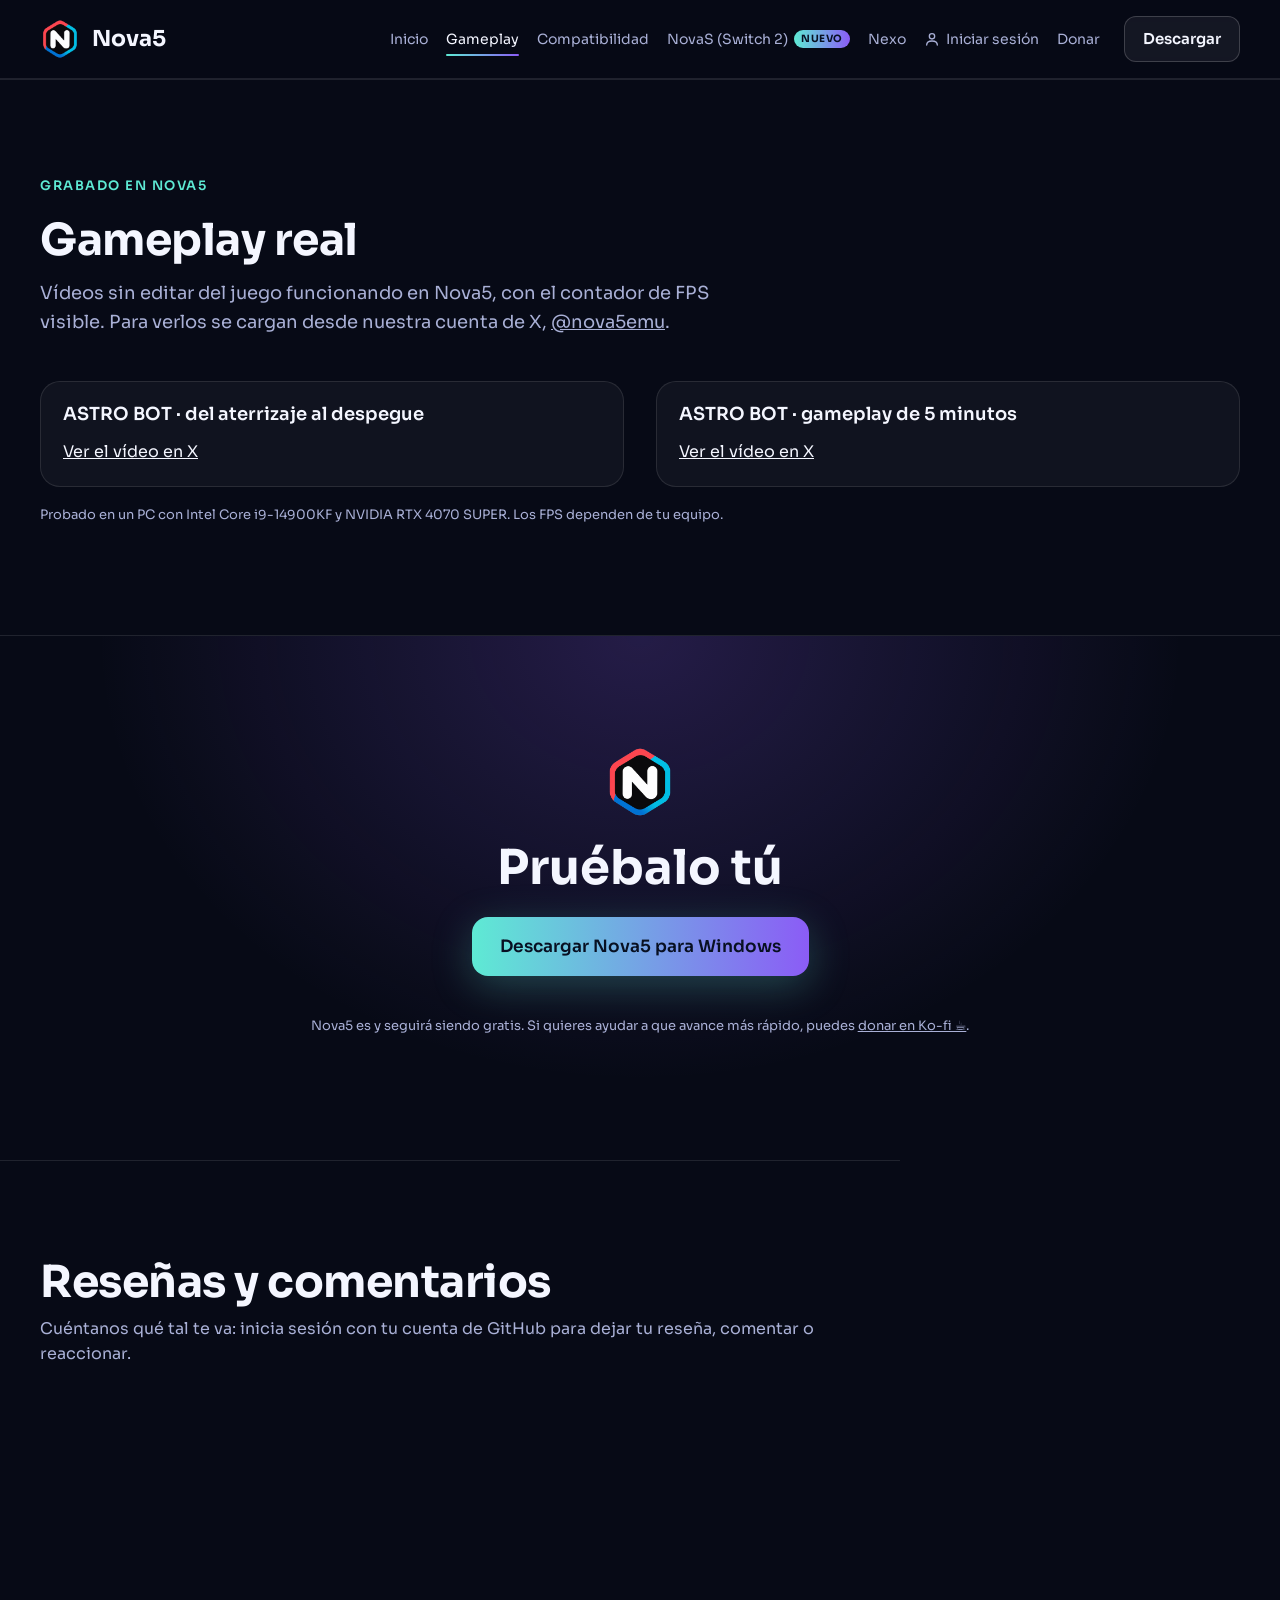
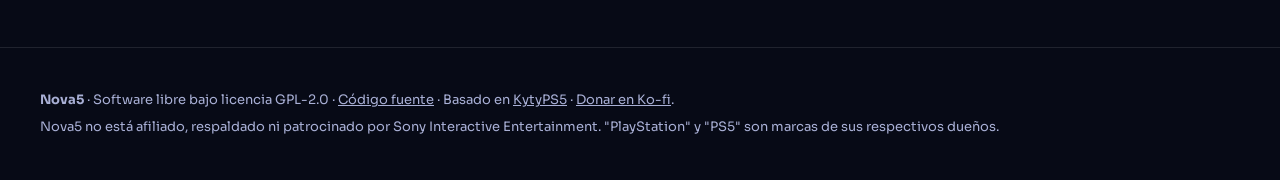
<file: website/gameplay.html>
<!doctype html>
<html lang="es">
<head>
<meta charset="utf-8">
<meta name="viewport" content="width=device-width, initial-scale=1">
<title>Gameplay · Nova5, emulador de PS5</title>
<meta name="description" content="Vídeos de gameplay real grabados en Nova5, el emulador de PS5 de código abierto para PC.">
<link rel="canonical" href="https://nova5emu.github.io/nova5/gameplay.html">
<meta property="og:type" content="website">
<meta property="og:site_name" content="Nova5">
<meta property="og:title" content="Gameplay · Nova5, emulador de PS5">
<meta property="og:description" content="Vídeos de gameplay real grabados en Nova5.">
<meta property="og:url" content="https://nova5emu.github.io/nova5/gameplay.html">
<meta property="og:image" content="https://nova5emu.github.io/nova5/assets/nova5-launcher.jpg">
<meta property="og:locale" content="es_ES">
<meta name="twitter:card" content="summary_large_image">
<link rel="icon" href="assets/nova5-favicon.png" type="image/png">
<link rel="preconnect" href="https://fonts.googleapis.com">
<link rel="preconnect" href="https://fonts.gstatic.com" crossorigin>
<link href="https://fonts.googleapis.com/css2?family=Sora:wght@300;400;600;700;800&display=swap" rel="stylesheet">
<link rel="stylesheet" href="style.css?v=20261107">
</head>
<body>
<div class="progress" aria-hidden="true"></div>

<header class="nav">
  <a class="brand" href="./" aria-label="Nova5, inicio">
    <img src="assets/nova5.png" alt="" width="40" height="40">
    <span>Nova5</span>
  </a>
  <nav class="links" id="menu" aria-label="Secciones">
    <a href="./">Inicio</a>
    <a href="gameplay.html" aria-current="page">Gameplay</a>
    <a href="./#compatibilidad">Compatibilidad</a>
    <a href="novas.html">NovaS (Switch 2)<span class="badge-new">Nuevo</span></a>
    <a href="nexo.html">Nexo</a>
    <a href="#comentarios" data-account><svg viewBox="0 0 24 24" width="16" height="16" aria-hidden="true" style="vertical-align:-3px;margin-right:6px"><circle cx="12" cy="8" r="4" fill="none" stroke="currentColor" stroke-width="2"/><path d="M4 21c0-4 4-6 8-6s8 2 8 6" fill="none" stroke="currentColor" stroke-width="2" stroke-linecap="round"/></svg>Iniciar sesión</a>
    <a data-donate href="https://ko-fi.com/nova5emu" target="_blank" rel="noopener">Donar</a>
  </nav>
  <a class="btn small" href="./#descargar">Descargar</a>
  <button class="menu-toggle" type="button" aria-controls="menu" aria-expanded="false" aria-label="Abrir menú">
    <svg viewBox="0 0 24 24" aria-hidden="true"><path d="M4 7h16M4 12h16M4 17h16"/></svg>
  </button>
</header>

<main>
  <section class="section gameplay">
    <p class="eyebrow">Grabado en Nova5</p>
    <h2>Gameplay real</h2>
    <p class="section-lead">Vídeos sin editar del juego funcionando en Nova5, con el contador de FPS visible. Para verlos se cargan desde nuestra cuenta de X, <a href="https://x.com/nova5emu" target="_blank" rel="noopener">@nova5emu</a>.</p>

    <div class="videos" data-stagger>
      <article class="video">
        <h3>ASTRO BOT · del aterrizaje al despegue</h3>
        <blockquote class="twitter-tweet" data-theme="dark" data-dnt="true" data-media-max-width="960" data-conversation="none">
          <a href="https://x.com/nova5emu/status/2115610994219356589">Ver el vídeo en X</a>
        </blockquote>
      </article>
      <article class="video">
        <h3>ASTRO BOT · gameplay de 5 minutos</h3>
        <blockquote class="twitter-tweet" data-theme="dark" data-dnt="true" data-media-max-width="960" data-conversation="none">
          <a href="https://x.com/nova5emu/status/2115597084090905078">Ver el vídeo en X</a>
        </blockquote>
      </article>
    </div>

    <p class="fine">Probado en un PC con Intel Core i9-14900KF y NVIDIA RTX 4070 SUPER. Los FPS dependen de tu equipo.</p>
  </section>

  <section class="final">
    <img src="assets/nova5.png" alt="" width="72" height="72">
    <h2>Pruébalo tú</h2>
    <a class="btn primary" href="./#descargar">Descargar Nova5 para Windows</a>
    <p class="fine">Nova5 es y seguirá siendo gratis. Si quieres ayudar a que avance más rápido, puedes <a data-donate href="https://ko-fi.com/nova5emu" target="_blank" rel="noopener">donar en Ko-fi ☕</a>.</p>
  </section>

<section class="section comments" id="comentarios">
  <h2>Reseñas y comentarios</h2>
  <p class="comments-lede">Cuéntanos qué tal te va: inicia sesión con tu cuenta de GitHub para dejar tu reseña, comentar o reaccionar.</p>
  <div class="giscus"></div>
  <script src="https://giscus.app/client.js"
          data-repo="nova5emu/nova5"
          data-repo-id="R_kgDOVXNxvw"
          data-category="Announcements"
          data-category-id="DIC_kwDOVXNxv84DKoCS"
          data-mapping="specific"
          data-term="Gameplay"
          data-strict="1"
          data-reactions-enabled="1"
          data-emit-metadata="1"
          data-input-position="top"
          data-theme="transparent_dark"
          data-lang="es"
          crossorigin="anonymous"
          async></script>
</section>

</main>

<footer class="footer">
  <p><strong>Nova5</strong> · Software libre bajo licencia GPL-2.0 · <a href="https://github.com/nova5emu/nova5">Código fuente</a> · Basado en <a href="https://github.com/KytyPS5/KytyPS5">KytyPS5</a> · <a href="https://ko-fi.com/nova5emu">Donar en Ko-fi</a>.</p>
  <p>Nova5 no está afiliado, respaldado ni patrocinado por Sony Interactive Entertainment. "PlayStation" y "PS5" son marcas de sus respectivos dueños.</p>
</footer>

<script async src="https://platform.twitter.com/widgets.js" charset="utf-8"></script>
<script src="site.js?v=20261029b" defer></script>
<script src="cuenta.js?v=20261107b" defer></script>
</body>
</html>
</file>
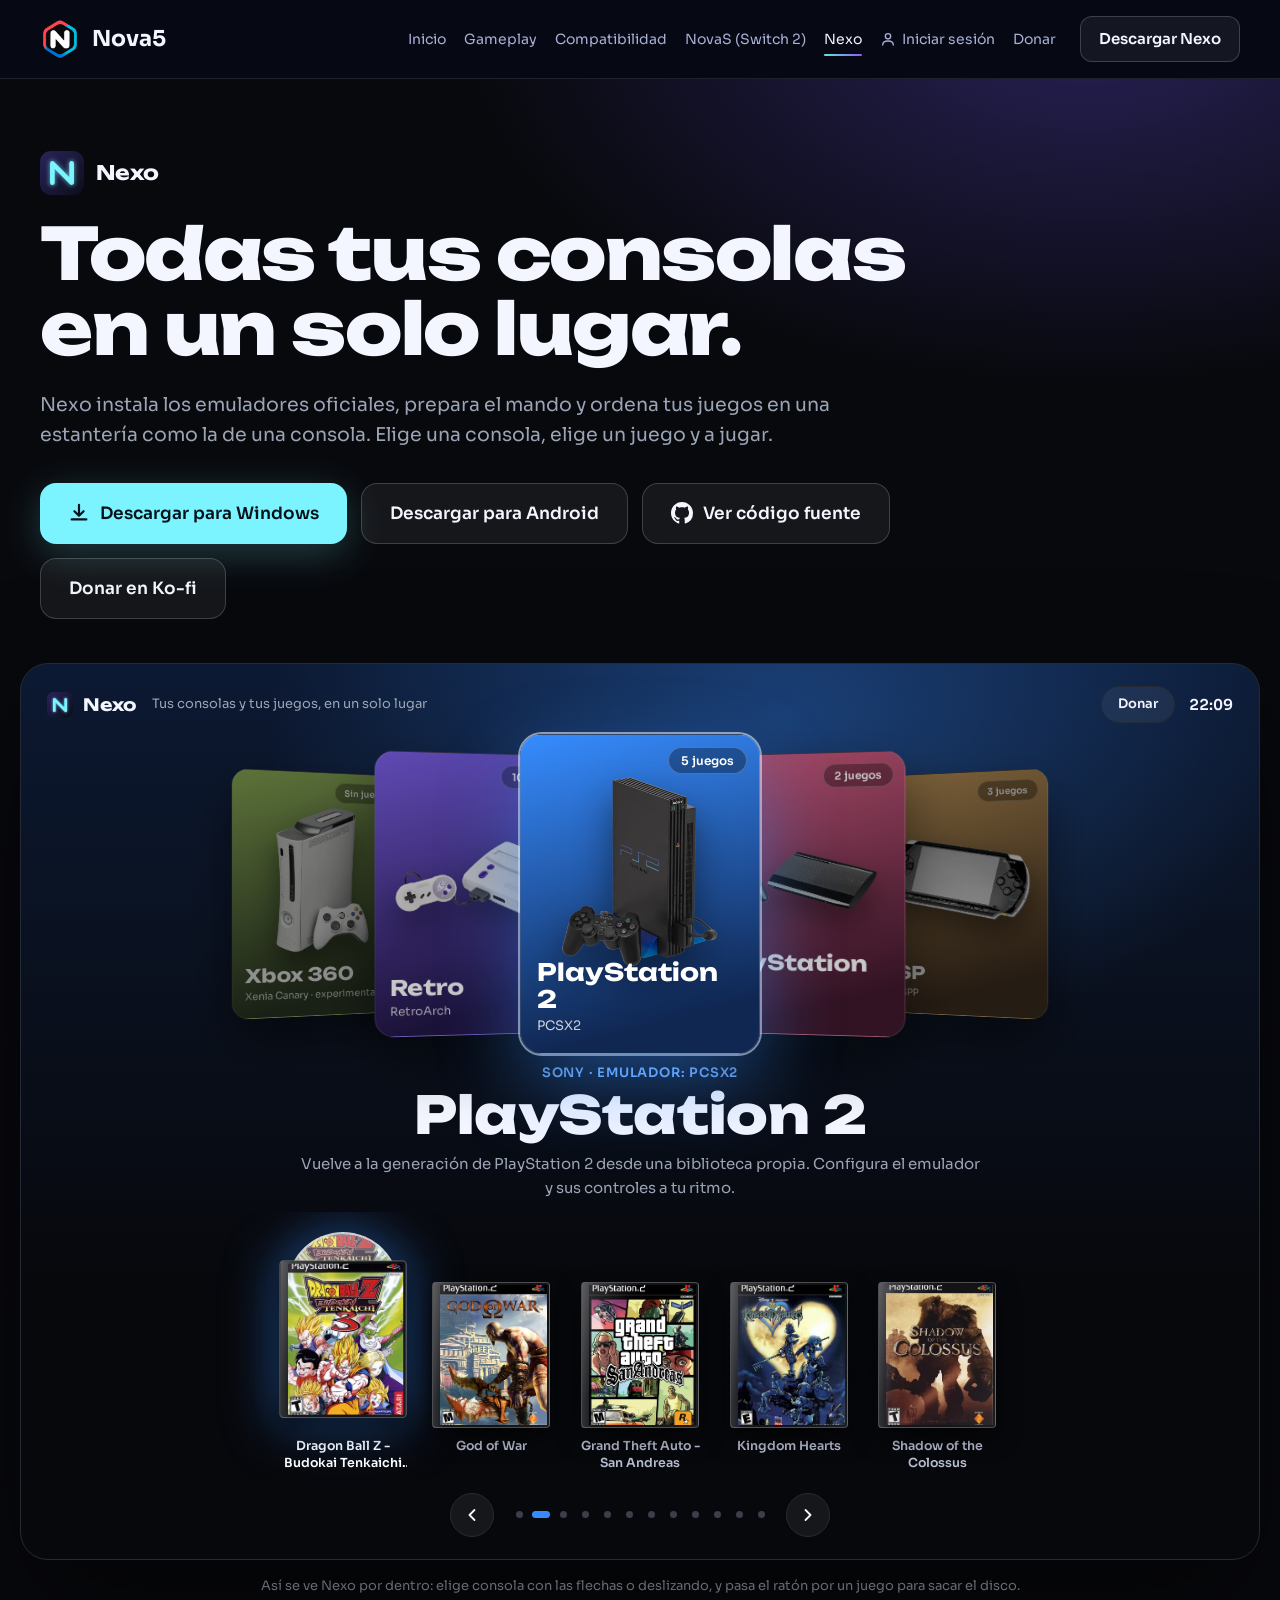
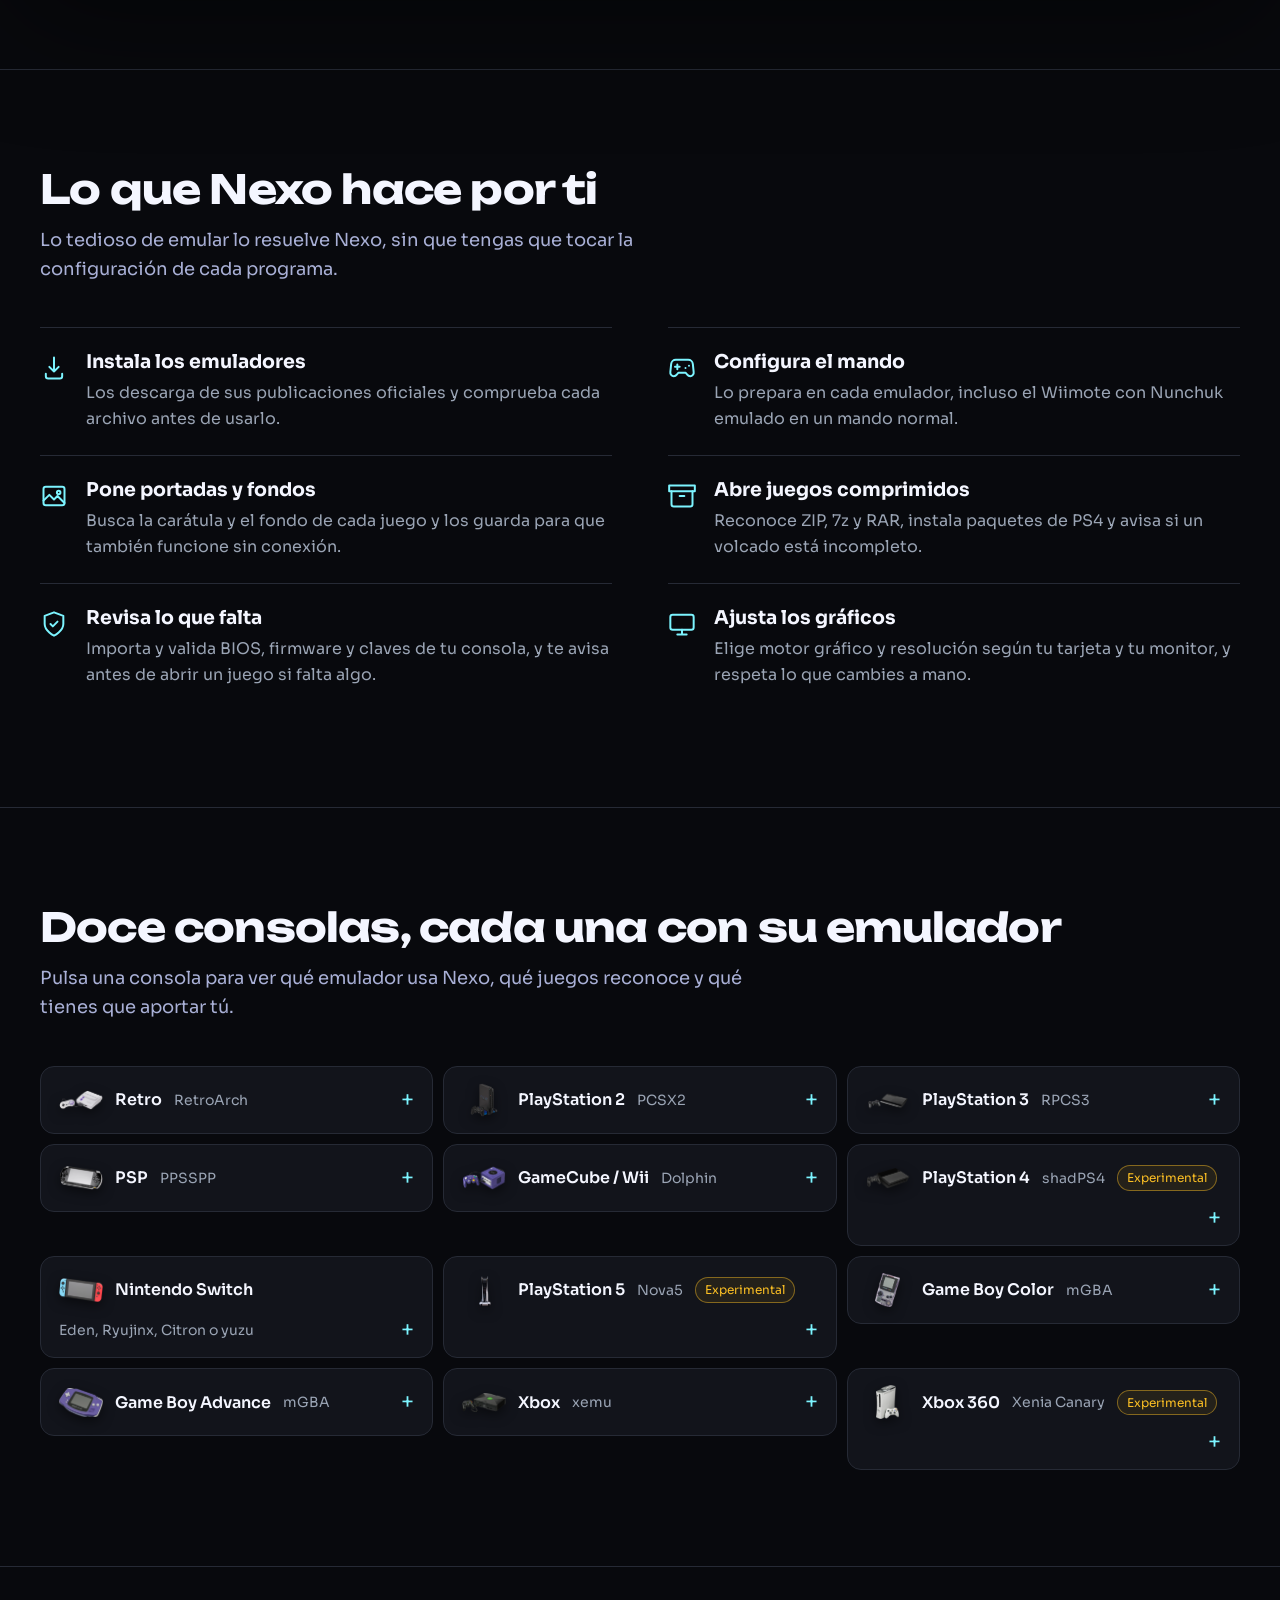
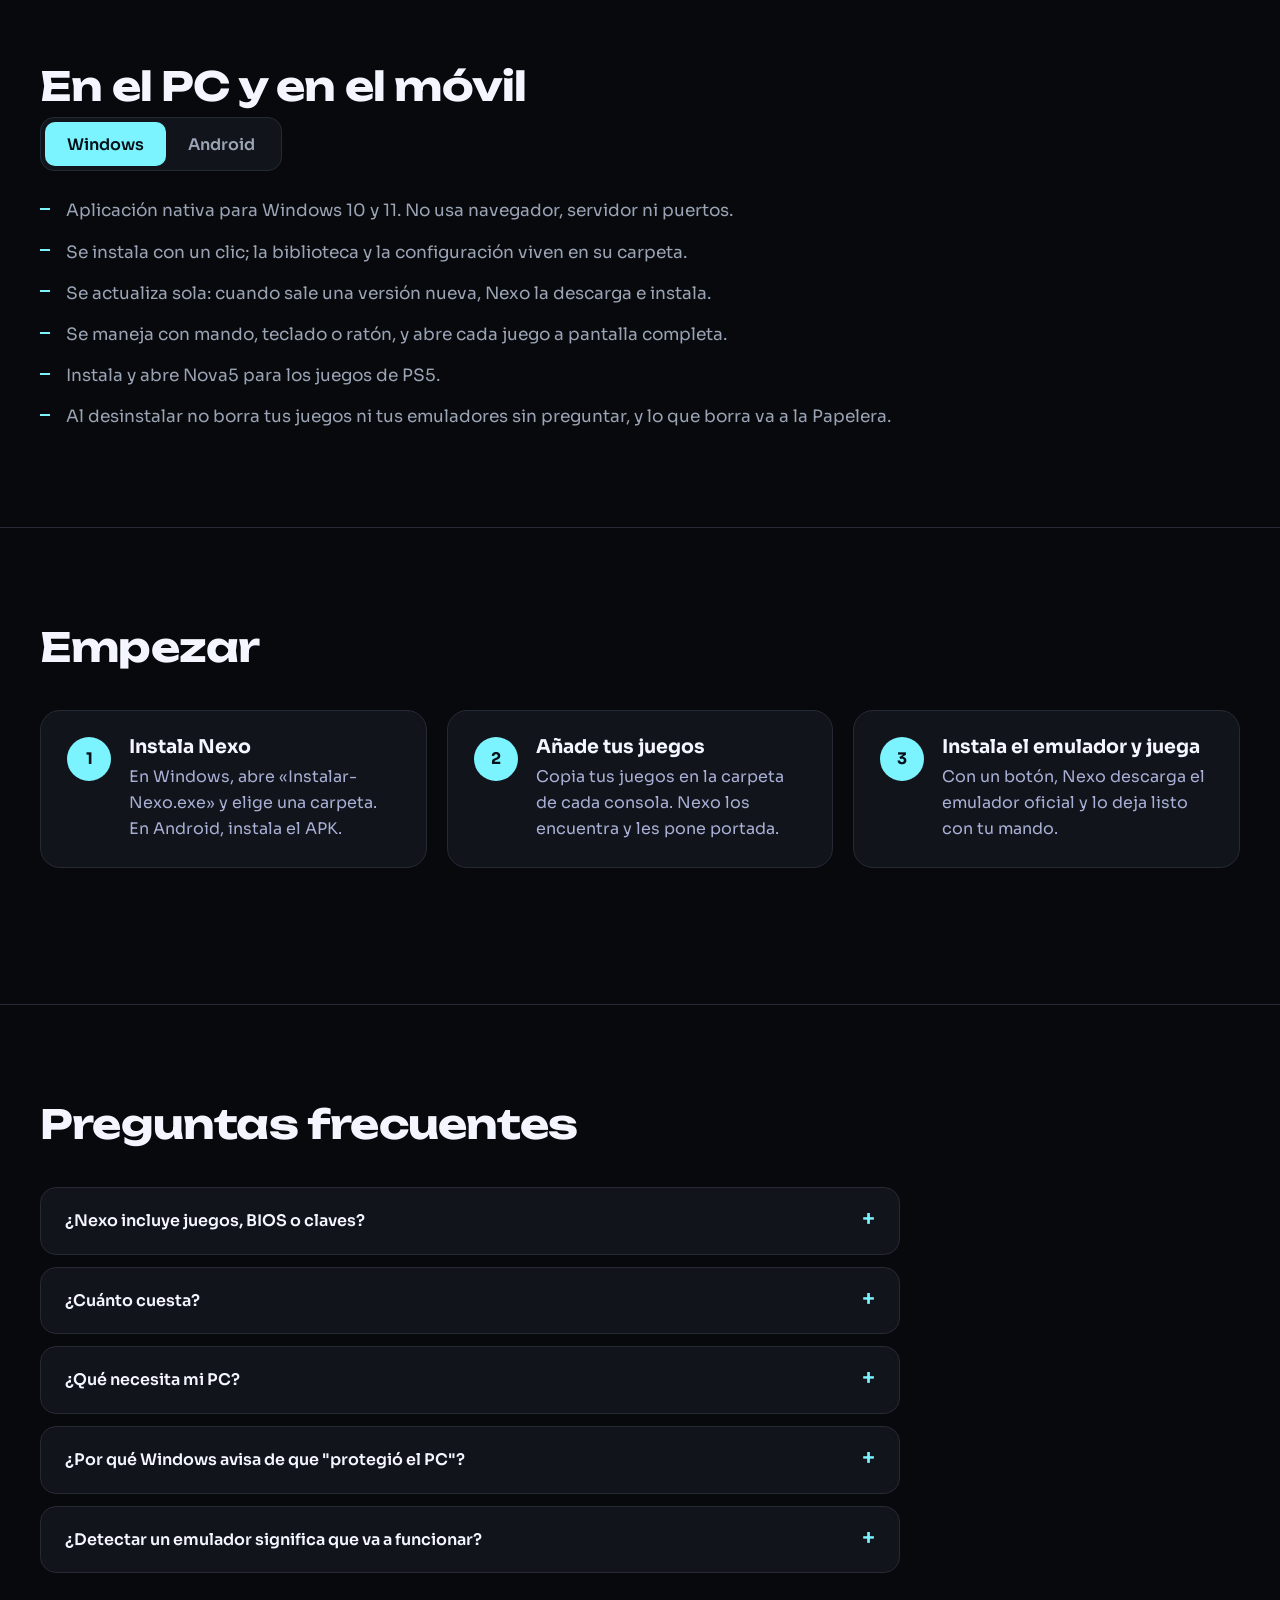
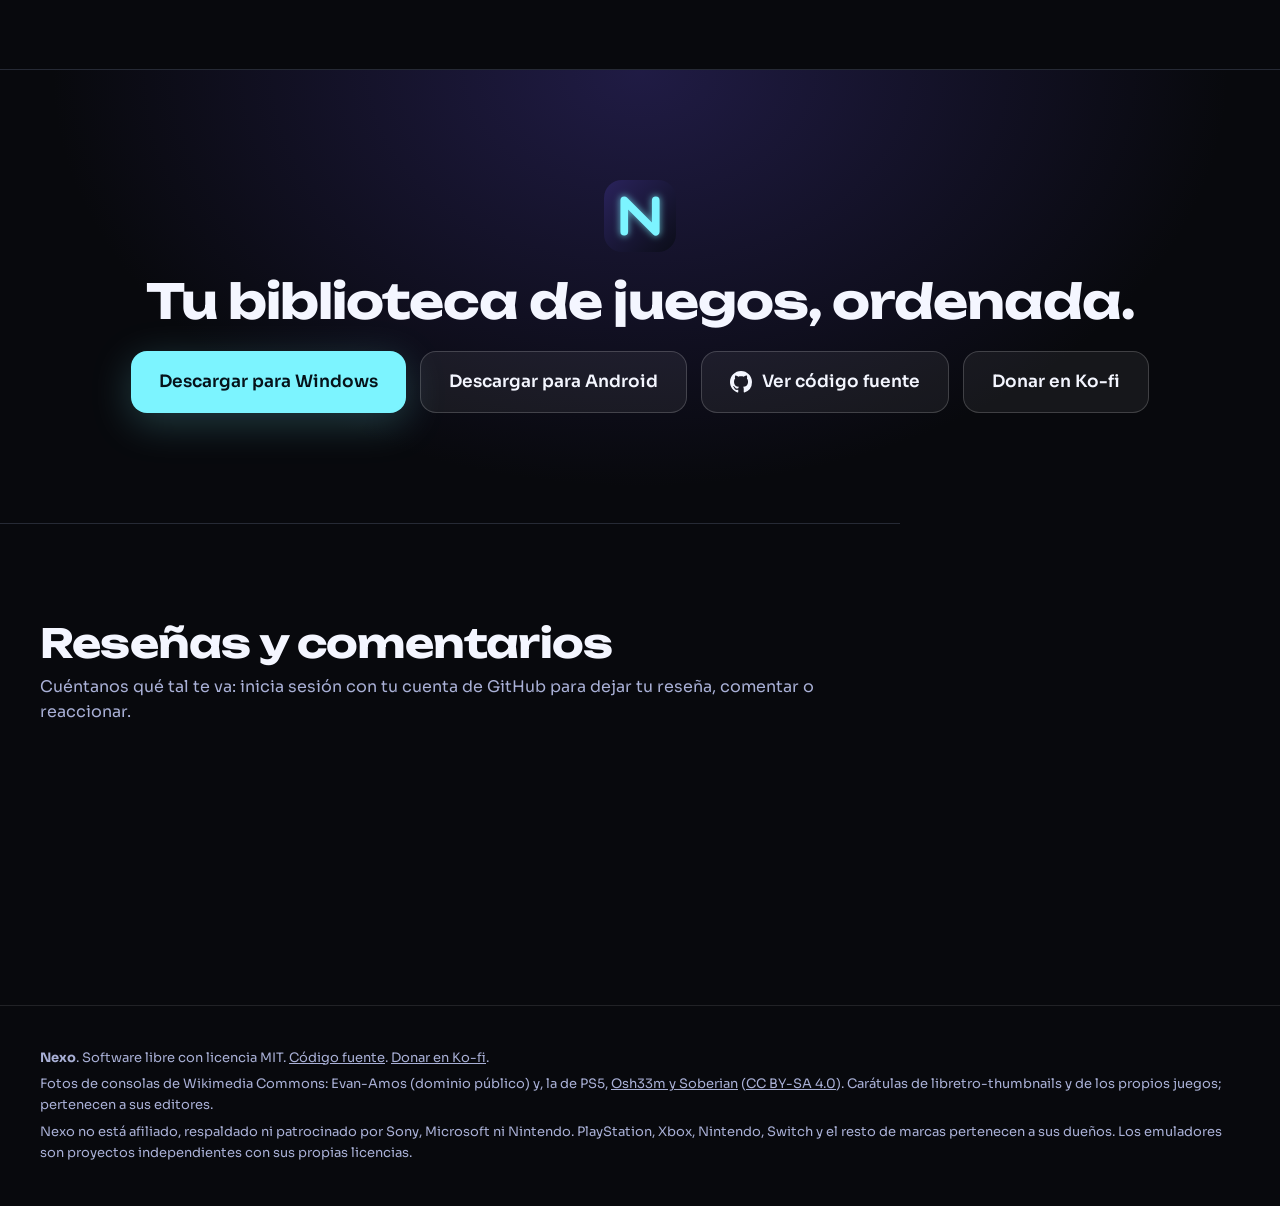
<file: website/nexo.html>
<!doctype html>
<html lang="es">
<head>
<meta charset="utf-8">
<meta name="viewport" content="width=device-width, initial-scale=1">
<title>Nexo · Todas tus consolas en un solo lugar</title>
<meta name="description" content="Nexo es un lanzador gratuito para Windows y Android que reúne tus consolas, emuladores y juegos en una biblioteca de estilo consola.">
<link rel="canonical" href="https://nova5emu.github.io/nova5/nexo.html">
<meta property="og:type" content="website">
<meta property="og:site_name" content="Nova5">
<meta property="og:title" content="Nexo · Todas tus consolas en un solo lugar">
<meta property="og:description" content="Un lanzador para Windows y Android que instala emuladores oficiales, prepara mandos y muestra tus juegos en una estantería de consola.">
<meta property="og:url" content="https://nova5emu.github.io/nova5/nexo.html">
<meta property="og:image" content="https://nova5emu.github.io/nova5/assets/nexo/ps5.webp">
<meta property="og:locale" content="es_ES">
<meta name="twitter:card" content="summary_large_image">
<link rel="icon" href="assets/nexo/nexo.svg" type="image/svg+xml">
<link rel="preconnect" href="https://fonts.googleapis.com">
<link rel="preconnect" href="https://fonts.gstatic.com" crossorigin>
<link href="https://fonts.googleapis.com/css2?family=Sora:wght@300;400;600;700&family=Unbounded:wght@500;700;800&display=swap" rel="stylesheet">
<link rel="stylesheet" href="style.css?v=20261107">
<link rel="stylesheet" href="nexo.css?v=20261029b">
</head>
<body class="nexo-page">
<div class="progress" aria-hidden="true"></div>

<header class="nav">
  <a class="brand" href="./" aria-label="Nova5, inicio">
    <img src="assets/nova5.png" alt="" width="40" height="40">
    <span>Nova5</span>
  </a>
  <nav class="links" id="menu" aria-label="Secciones">
    <a href="./">Inicio</a>
    <a href="gameplay.html">Gameplay</a>
    <a href="./#compatibilidad">Compatibilidad</a>
    <a href="novas.html">NovaS (Switch 2)</a>
    <a href="nexo.html" aria-current="page">Nexo</a>
    <a href="#comentarios" data-account><svg viewBox="0 0 24 24" width="16" height="16" aria-hidden="true" style="vertical-align:-3px;margin-right:6px"><circle cx="12" cy="8" r="4" fill="none" stroke="currentColor" stroke-width="2"/><path d="M4 21c0-4 4-6 8-6s8 2 8 6" fill="none" stroke="currentColor" stroke-width="2" stroke-linecap="round"/></svg>Iniciar sesión</a>
    <a data-donate href="https://ko-fi.com/nova5emu" target="_blank" rel="noopener">Donar</a>
  </nav>
  <a class="btn small" href="#descargar-nexo">Descargar Nexo</a>
  <button class="menu-toggle" type="button" aria-controls="menu" aria-expanded="false" aria-label="Abrir menú">
    <svg viewBox="0 0 24 24" aria-hidden="true"><path d="M4 7h16M4 12h16M4 17h16"/></svg>
  </button>
</header>

<main>

  <section class="nx-hero">
    <div class="nx-hero-text">
      <p class="nx-mark"><img src="assets/nexo/nexo.svg" alt="" width="44" height="44"> Nexo</p>
      <h1>Todas tus consolas en un solo lugar.</h1>
      <p class="nx-lead">Nexo instala los emuladores oficiales, prepara el mando y ordena tus juegos en una estantería como la de una consola. Elige una consola, elige un juego y a jugar.</p>
      <div class="cta" id="descargar-nexo">
        <a class="btn primary nx-primary" data-nexo="windows" href="#">
          <svg viewBox="0 0 24 24" aria-hidden="true"><path d="M12 3v12m0 0-5-5m5 5 5-5M4 19h16"/></svg>
          Descargar para Windows
        </a>
        <a class="btn ghost" data-nexo="android" href="#">Descargar para Android</a>
        <a class="btn ghost" href="https://github.com/oscargaldamez137-sys/nexo" target="_blank" rel="noopener" data-stars="oscargaldamez137-sys/nexo" data-nexo="source"><svg class="gh-mark" viewBox="0 0 16 16" aria-hidden="true"><path d="M8 0C3.58 0 0 3.58 0 8c0 3.54 2.29 6.53 5.47 7.59.4.07.55-.17.55-.38 0-.19-.01-.82-.01-1.49-2.01.37-2.53-.49-2.69-.94-.09-.23-.48-.94-.82-1.13-.28-.15-.68-.52-.01-.53.63-.01 1.08.58 1.23.82.72 1.21 1.87.87 2.33.66.07-.52.28-.87.51-1.07-1.78-.2-3.64-.89-3.64-3.95 0-.87.31-1.59.82-2.15-.08-.2-.36-1.02.08-2.12 0 0 .67-.21 2.2.82.64-.18 1.32-.27 2-.27.68 0 1.36.09 2 .27 1.53-1.04 2.2-.82 2.2-.82.44 1.1.16 1.92.08 2.12.51.56.82 1.27.82 2.15 0 3.07-1.87 3.75-3.65 3.95.29.25.54.73.54 1.48 0 1.07-.01 1.93-.01 2.2 0 .21.15.46.55.38A8.013 8.013 0 0016 8c0-4.42-3.58-8-8-8z"/></svg> Ver código fuente</a>
        <a class="btn ghost" data-donate href="https://ko-fi.com/nova5emu" target="_blank" rel="noopener">Donar en Ko-fi</a>
      </div>
      <p class="downloads" data-downloads hidden><b data-download-count></b> descargas</p>
    </div>
  </section>

  <section class="nx-stage-wrap" aria-labelledby="demo-title">
    <h2 id="demo-title" class="sr-only">Prueba el carrusel de Nexo</h2>
    <div class="nx-stage" id="stage" tabindex="0"
         role="region" aria-roledescription="carrusel" aria-label="Nexo. Flechas izquierda y derecha para cambiar de consola, arriba y abajo para elegir juego.">
      <div class="nx-glow" aria-hidden="true"></div>
      <div class="nx-topbar">
        <span class="nx-topbar-logo"><img src="assets/nexo/nexo.svg" alt="" width="26" height="26"> Nexo <em>Tus consolas y tus juegos, en un solo lugar</em></span>
        <a class="nx-pill" data-donate href="https://ko-fi.com/nova5emu" target="_blank" rel="noopener">Donar</a>
        <span class="nx-clock" data-clock aria-hidden="true">--:--</span>
      </div>

      <div class="nx-carousel" id="carousel"></div>

      <div class="nx-info" aria-live="polite">
        <p class="nx-kicker" data-kicker></p>
        <h3 class="nx-name" data-name></h3>
        <p class="nx-desc" data-desc></p>
      </div>

      <div class="nx-shelf" data-shelf role="list" aria-label="Juegos"></div>

      <div class="nx-controls">
        <button class="nx-arrow" type="button" data-step="-1" aria-label="Consola anterior">
          <svg viewBox="0 0 24 24" aria-hidden="true"><path d="m15 6-6 6 6 6"/></svg>
        </button>
        <div class="nx-dots" role="group" aria-label="Elegir consola" data-dots></div>
        <button class="nx-arrow" type="button" data-step="1" aria-label="Consola siguiente">
          <svg viewBox="0 0 24 24" aria-hidden="true"><path d="m9 6 6 6-6 6"/></svg>
        </button>
      </div>
    </div>
    <p class="nx-hint">Así se ve Nexo por dentro: elige consola con las flechas o deslizando, y pasa el ratón por un juego para sacar el disco.</p>
  </section>

  <section class="section nx-section" id="funciones-nexo">
    <h2 data-reveal>Lo que Nexo hace por ti</h2>
    <p class="section-lead" data-reveal>Lo tedioso de emular lo resuelve Nexo, sin que tengas que tocar la configuración de cada programa.</p>
    <ul class="nx-features" data-stagger>
      <li>
        <svg viewBox="0 0 24 24" aria-hidden="true"><path d="M12 3v12m0 0-4-4m4 4 4-4"/><path d="M5 17v2a2 2 0 0 0 2 2h10a2 2 0 0 0 2-2v-2"/></svg>
        <div><h3>Instala los emuladores</h3><p>Los descarga de sus publicaciones oficiales y comprueba cada archivo antes de usarlo.</p></div>
      </li>
      <li>
        <svg viewBox="0 0 24 24" aria-hidden="true"><path d="M6 11h4M8 9v4M15 12h.01M18 10h.01"/><path d="M17.3 5H6.7a4 4 0 0 0-4 3.6l-.7 6.9A3 3 0 0 0 5 19c1 0 1.9-.5 2.5-1.3L9 16h6l1.5 1.7c.6.8 1.5 1.3 2.5 1.3a3 3 0 0 0 3-3.5l-.7-6.9A4 4 0 0 0 17.3 5Z"/></svg>
        <div><h3>Configura el mando</h3><p>Lo prepara en cada emulador, incluso el Wiimote con Nunchuk emulado en un mando normal.</p></div>
      </li>
      <li>
        <svg viewBox="0 0 24 24" aria-hidden="true"><rect x="3" y="4" width="18" height="16" rx="2"/><path d="m3 16 5-5 4 4 3-3 6 6"/><circle cx="16" cy="9" r="1.5"/></svg>
        <div><h3>Pone portadas y fondos</h3><p>Busca la carátula y el fondo de cada juego y los guarda para que también funcione sin conexión.</p></div>
      </li>
      <li>
        <svg viewBox="0 0 24 24" aria-hidden="true"><path d="M21 8v11a2 2 0 0 1-2 2H5a2 2 0 0 1-2-2V8"/><path d="M1 3h22v5H1zM10 12h4"/></svg>
        <div><h3>Abre juegos comprimidos</h3><p>Reconoce ZIP, 7z y RAR, instala paquetes de PS4 y avisa si un volcado está incompleto.</p></div>
      </li>
      <li>
        <svg viewBox="0 0 24 24" aria-hidden="true"><path d="M12 22s8-4 8-10V5l-8-3-8 3v7c0 6 8 10 8 10Z"/><path d="m9 12 2 2 4-4"/></svg>
        <div><h3>Revisa lo que falta</h3><p>Importa y valida BIOS, firmware y claves de tu consola, y te avisa antes de abrir un juego si falta algo.</p></div>
      </li>
      <li>
        <svg viewBox="0 0 24 24" aria-hidden="true"><rect x="2" y="4" width="20" height="13" rx="2"/><path d="M8 21h8M12 17v4"/></svg>
        <div><h3>Ajusta los gráficos</h3><p>Elige motor gráfico y resolución según tu tarjeta y tu monitor, y respeta lo que cambies a mano.</p></div>
      </li>
    </ul>
  </section>

  <section class="section nx-section" id="consolas">
    <h2 data-reveal>Doce consolas, cada una con su emulador</h2>
    <p class="section-lead" data-reveal>Pulsa una consola para ver qué emulador usa Nexo, qué juegos reconoce y qué tienes que aportar tú.</p>
    <div class="nx-systems" data-systems data-reveal></div>
  </section>

  <section class="section nx-section" id="plataformas">
    <h2 data-reveal>En el PC y en el móvil</h2>
    <div class="nx-tabs" data-reveal>
      <div class="nx-tablist" role="tablist" aria-label="Plataforma">
        <button role="tab" id="tab-win" aria-controls="panel-win" aria-selected="true">Windows</button>
        <button role="tab" id="tab-and" aria-controls="panel-and" aria-selected="false" tabindex="-1">Android</button>
        <span class="nx-tab-ink" aria-hidden="true"></span>
      </div>
      <div class="nx-panel" role="tabpanel" id="panel-win" aria-labelledby="tab-win">
        <ul>
          <li>Aplicación nativa para Windows 10 y 11. No usa navegador, servidor ni puertos.</li>
          <li>Se instala con un clic; la biblioteca y la configuración viven en su carpeta.</li>
          <li>Se actualiza sola: cuando sale una versión nueva, Nexo la descarga e instala.</li>
          <li>Se maneja con mando, teclado o ratón, y abre cada juego a pantalla completa.</li>
          <li>Instala y abre Nova5 para los juegos de PS5.</li>
          <li>Al desinstalar no borra tus juegos ni tus emuladores sin preguntar, y lo que borra va a la Papelera.</li>
        </ul>
      </div>
      <div class="nx-panel" role="tabpanel" id="panel-and" aria-labelledby="tab-and" hidden>
        <ul>
          <li>El mismo carrusel y la misma estantería, pensados para jugar con mando.</li>
          <li>Tu biblioteca vive en la carpeta que elijas con el selector de Android.</li>
          <li>Instala los APK oficiales de los emuladores y copia a cada uno su BIOS o firmware.</li>
          <li>Descomprime ZIP, 7z y RAR y abre cada juego en su emulador.</li>
          <li>Avisa cuando hay una versión nueva y la descarga; tú solo confirmas la instalación.</li>
        </ul>
      </div>
    </div>
  </section>

  <section class="section nx-section" id="empezar-nexo">
    <h2 data-reveal>Empezar</h2>
    <ol class="steps" data-stagger>
      <li><span>1</span><div><h3>Instala Nexo</h3><p>En Windows, abre «Instalar-Nexo.exe» y elige una carpeta. En Android, instala el APK.</p></div></li>
      <li><span>2</span><div><h3>Añade tus juegos</h3><p>Copia tus juegos en la carpeta de cada consola. Nexo los encuentra y les pone portada.</p></div></li>
      <li><span>3</span><div><h3>Instala el emulador y juega</h3><p>Con un botón, Nexo descarga el emulador oficial y lo deja listo con tu mando.</p></div></li>
    </ol>
  </section>

  <section class="section nx-section" id="preguntas-nexo">
    <h2 data-reveal>Preguntas frecuentes</h2>
    <div class="faq" data-stagger>
      <details><summary>¿Nexo incluye juegos, BIOS o claves?</summary><p>No. Nexo no incluye ni descarga juegos, BIOS, firmware ni claves. Los emuladores sí los descarga, siempre desde su fuente oficial. Lo demás tienes que obtenerlo de tus propias consolas y copias.</p></details>
      <details><summary>¿Cuánto cuesta?</summary><p>Nada. Nexo es gratis y de código abierto.</p></details>
      <details><summary>¿Qué necesita mi PC?</summary><p>Windows 10 u 11 con .NET Framework 4.8, que ya viene con Windows actualizado. Cada emulador tiene además sus propios requisitos de tarjeta gráfica y procesador.</p></details>
      <details><summary>¿Por qué Windows avisa de que "protegió el PC"?</summary><p>El instalador todavía no tiene firma digital de pago. Pulsa "Más información" y luego "Ejecutar de todas formas". Puedes revisar el código para ver qué hace.</p></details>
      <details><summary>¿Detectar un emulador significa que va a funcionar?</summary><p>No siempre. Nexo prepara lo que puede, pero cada emulador y cada juego tiene su propia compatibilidad. Los marcados como experimentales todavía están en desarrollo.</p></details>
    </div>
  </section>

  <section class="final nx-final" data-reveal>
    <img src="assets/nexo/nexo.svg" alt="" width="72" height="72">
    <h2>Tu biblioteca de juegos, ordenada.</h2>
    <div class="cta">
      <a class="btn primary nx-primary" data-nexo="windows" href="#">Descargar para Windows</a>
      <a class="btn ghost" data-nexo="android" href="#">Descargar para Android</a>
      <a class="btn ghost" href="https://github.com/oscargaldamez137-sys/nexo" target="_blank" rel="noopener" data-stars="oscargaldamez137-sys/nexo" data-nexo="source"><svg class="gh-mark" viewBox="0 0 16 16" aria-hidden="true"><path d="M8 0C3.58 0 0 3.58 0 8c0 3.54 2.29 6.53 5.47 7.59.4.07.55-.17.55-.38 0-.19-.01-.82-.01-1.49-2.01.37-2.53-.49-2.69-.94-.09-.23-.48-.94-.82-1.13-.28-.15-.68-.52-.01-.53.63-.01 1.08.58 1.23.82.72 1.21 1.87.87 2.33.66.07-.52.28-.87.51-1.07-1.78-.2-3.64-.89-3.64-3.95 0-.87.31-1.59.82-2.15-.08-.2-.36-1.02.08-2.12 0 0 .67-.21 2.2.82.64-.18 1.32-.27 2-.27.68 0 1.36.09 2 .27 1.53-1.04 2.2-.82 2.2-.82.44 1.1.16 1.92.08 2.12.51.56.82 1.27.82 2.15 0 3.07-1.87 3.75-3.65 3.95.29.25.54.73.54 1.48 0 1.07-.01 1.93-.01 2.2 0 .21.15.46.55.38A8.013 8.013 0 0016 8c0-4.42-3.58-8-8-8z"/></svg> Ver código fuente</a>
      <a class="btn ghost" data-donate href="https://ko-fi.com/nova5emu" target="_blank" rel="noopener">Donar en Ko-fi</a>
    </div>
  </section>


<section class="section nx-section comments" id="comentarios">
  <h2>Reseñas y comentarios</h2>
  <p class="comments-lede">Cuéntanos qué tal te va: inicia sesión con tu cuenta de GitHub para dejar tu reseña, comentar o reaccionar.</p>
  <div class="giscus"></div>
  <script src="https://giscus.app/client.js"
          data-repo="nova5emu/nova5"
          data-repo-id="R_kgDOVXNxvw"
          data-category="Announcements"
          data-category-id="DIC_kwDOVXNxv84DKoCS"
          data-mapping="specific"
          data-term="Nexo"
          data-strict="1"
          data-reactions-enabled="1"
          data-emit-metadata="1"
          data-input-position="top"
          data-theme="transparent_dark"
          data-lang="es"
          crossorigin="anonymous"
          async></script>
</section>

</main>

<footer class="footer">
  <p><strong>Nexo</strong>. Software libre con licencia MIT. <a data-nexo="source" href="#">Código fuente</a>. <a data-donate href="https://ko-fi.com/nova5emu">Donar en Ko-fi</a>.</p>
  <p>Fotos de consolas de Wikimedia Commons: Evan-Amos (dominio público) y, la de PS5, <a href="https://commons.wikimedia.org/wiki/File:PlayStation_5_and_DualSense_with_transparent_background.png">Osh33m y Soberian</a> (<a href="https://creativecommons.org/licenses/by-sa/4.0/">CC BY-SA 4.0</a>). Carátulas de libretro-thumbnails y de los propios juegos; pertenecen a sus editores.</p>
  <p>Nexo no está afiliado, respaldado ni patrocinado por Sony, Microsoft ni Nintendo. PlayStation, Xbox, Nintendo, Switch y el resto de marcas pertenecen a sus dueños. Los emuladores son proyectos independientes con sus propias licencias.</p>
</footer>

<script src="site.js?v=20261029b" defer></script>
<script src="nexo.js?v=20261029b" defer></script>
<script src="cuenta.js?v=20261107b" defer></script>
</body>
</html>
</file>
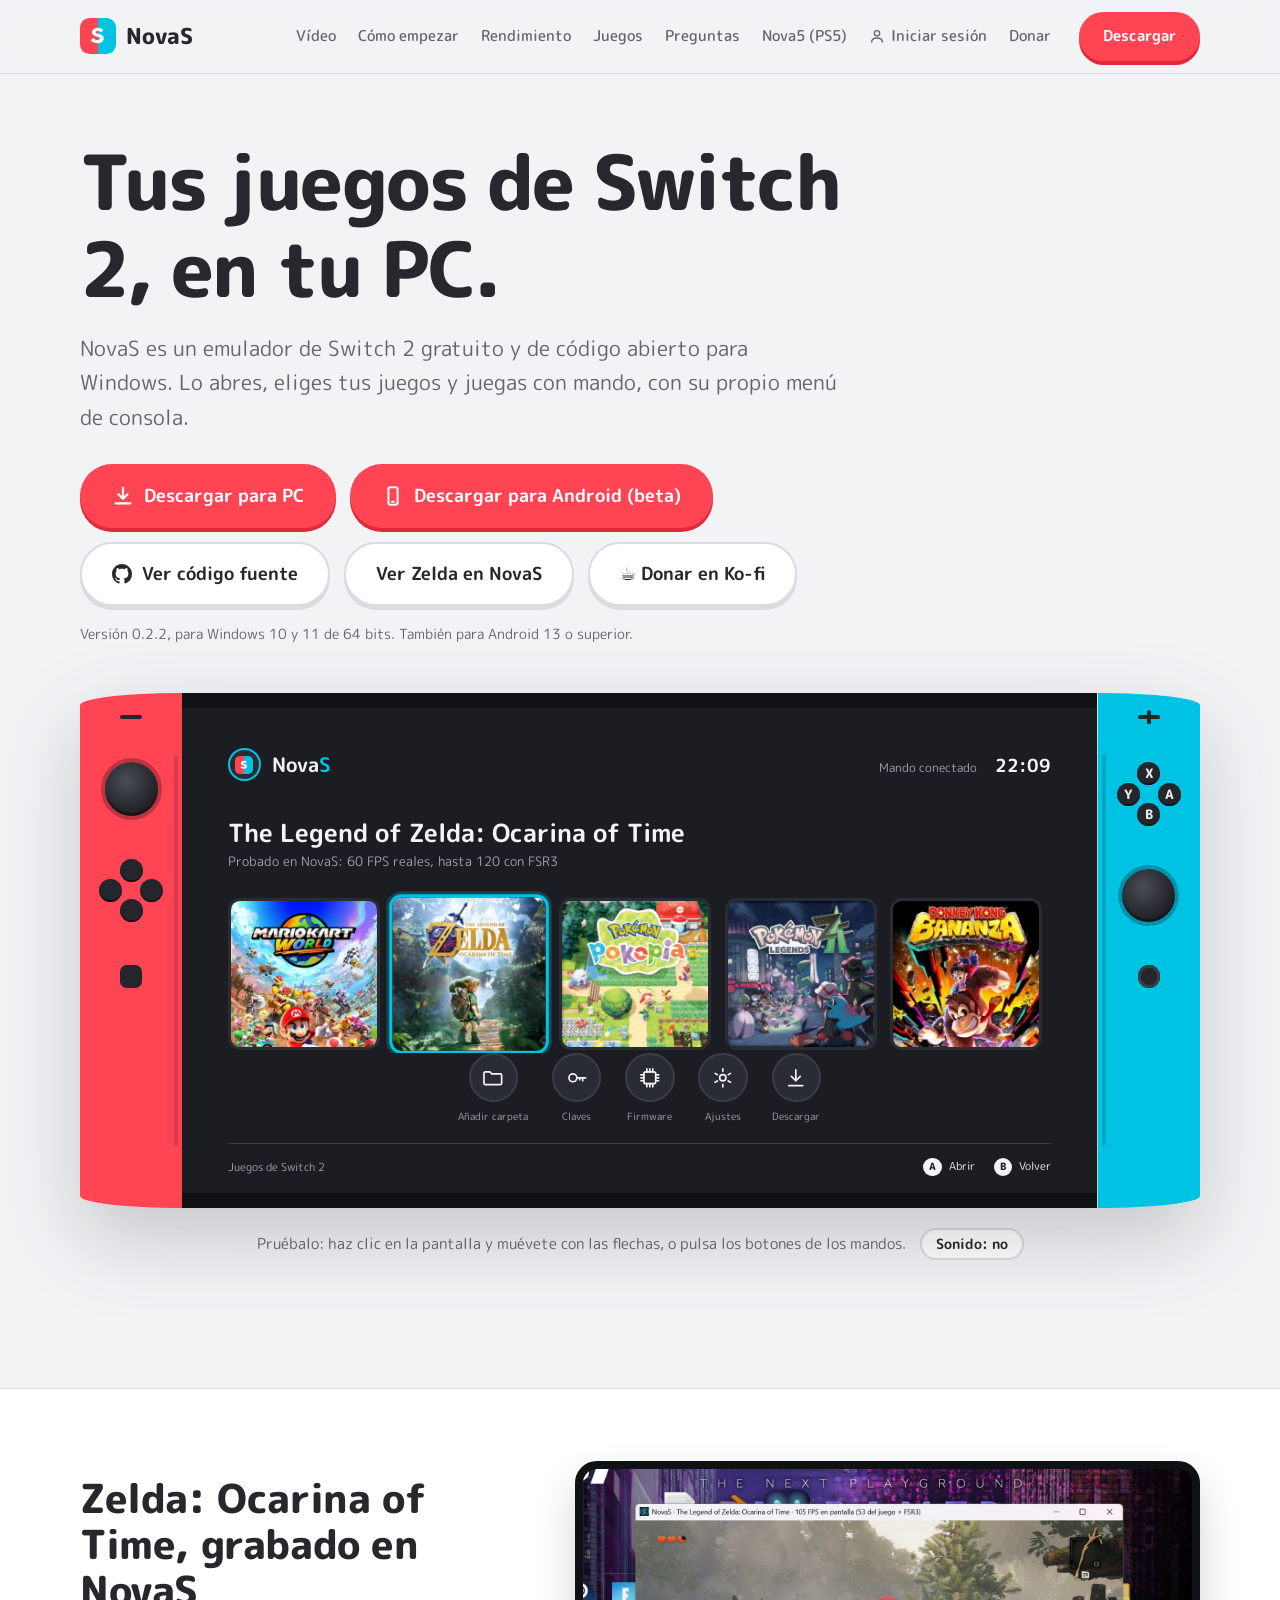
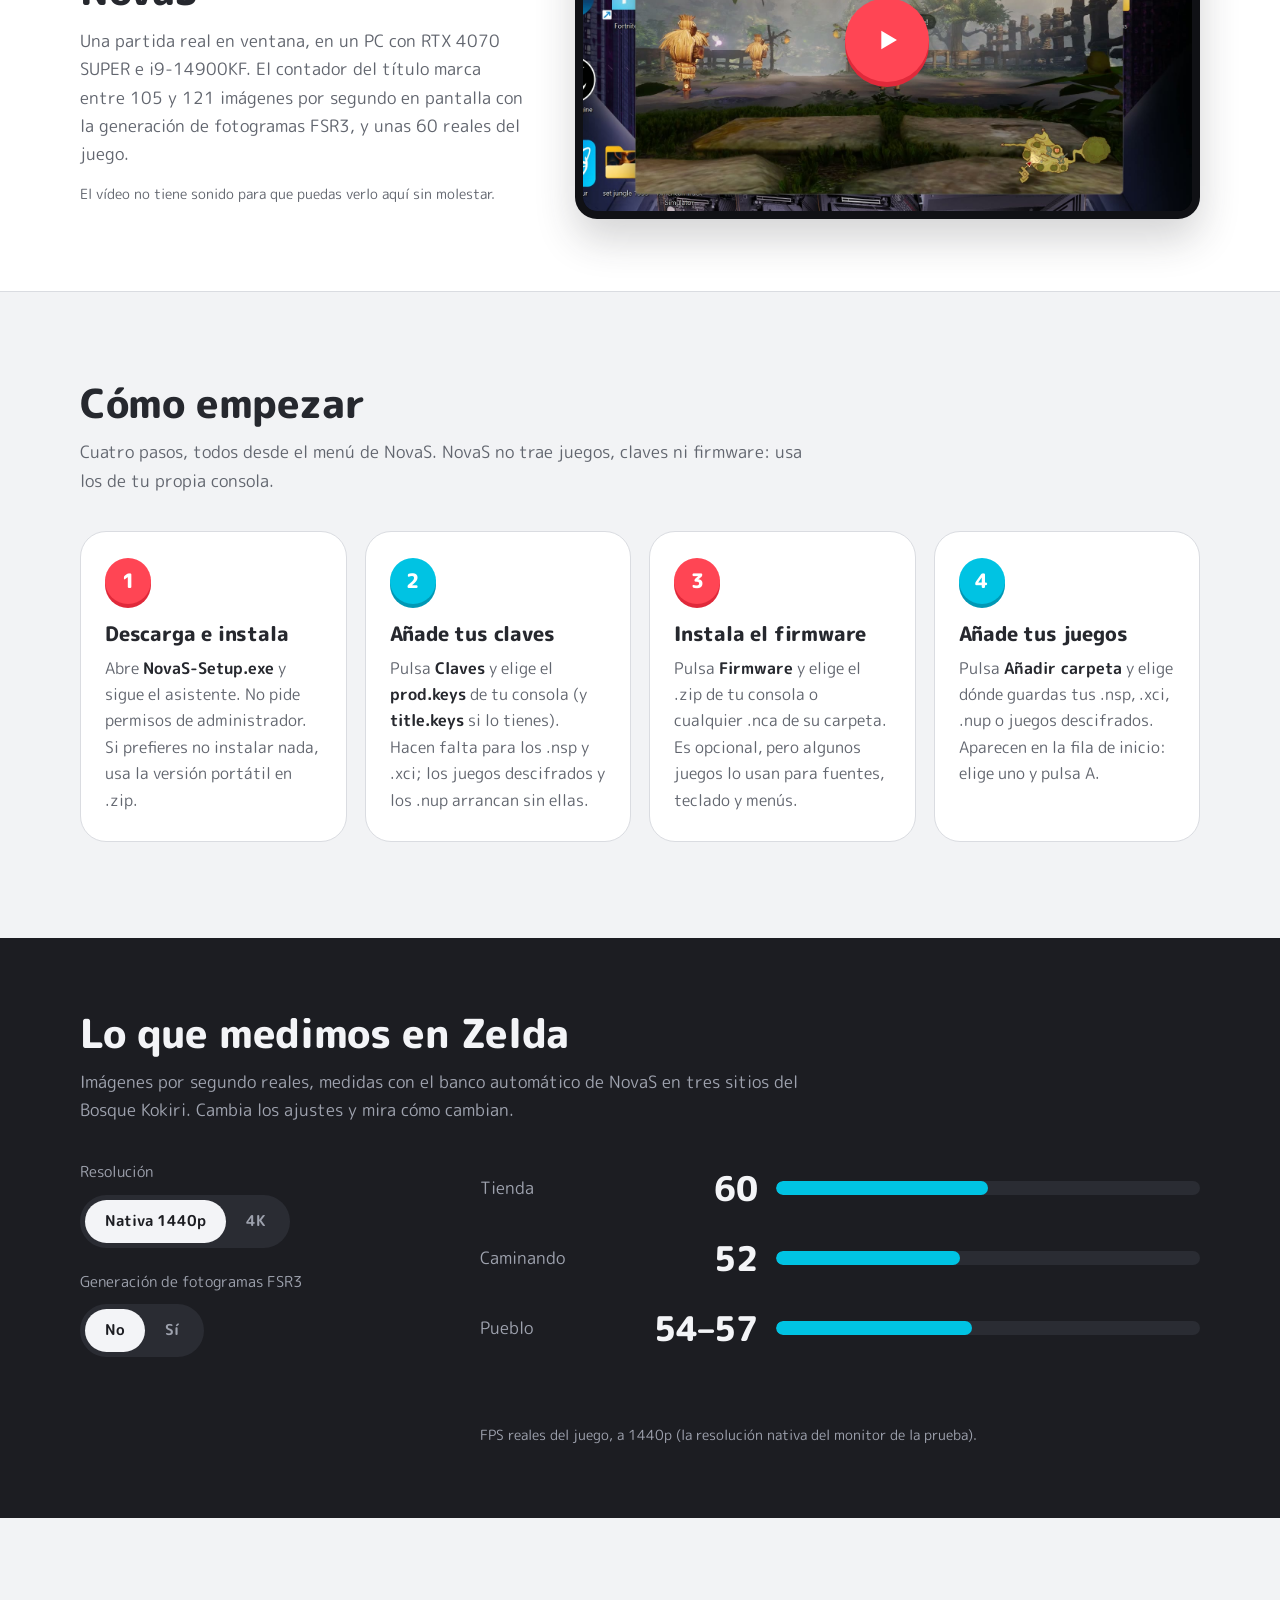
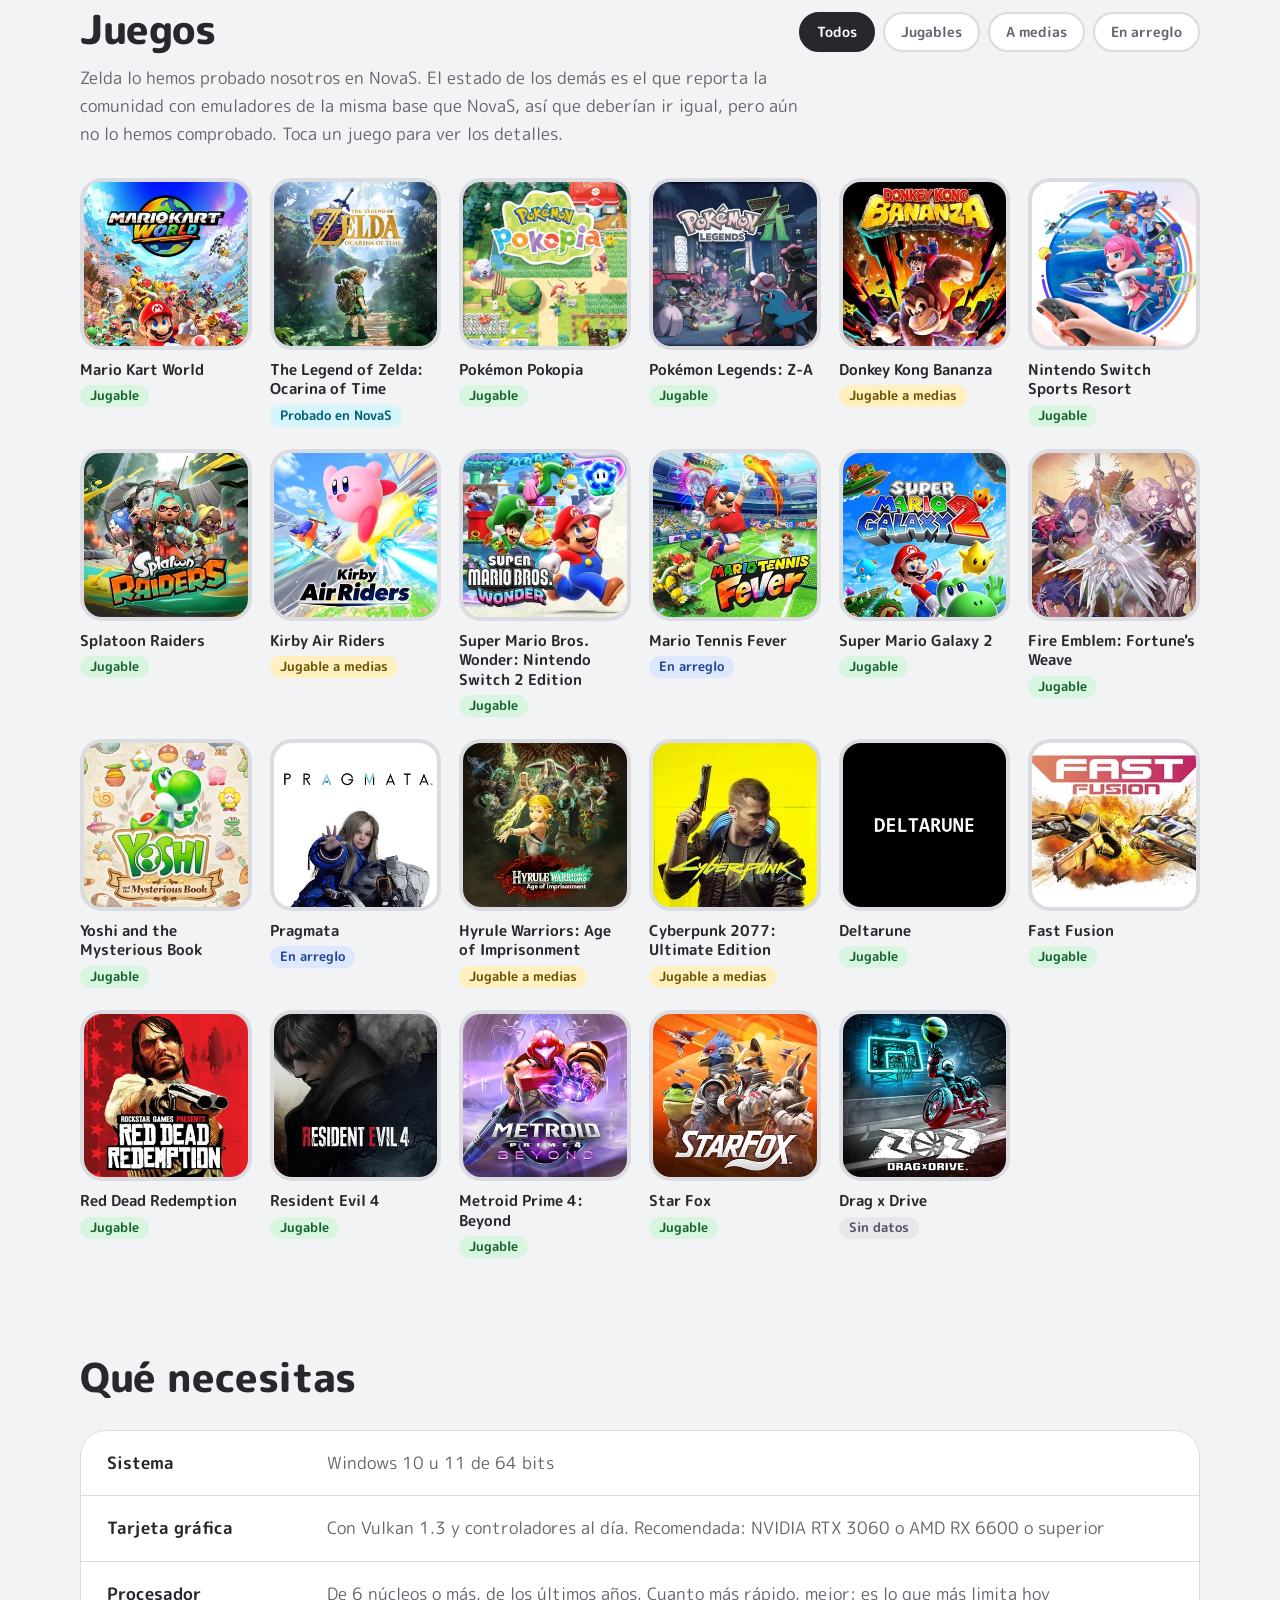
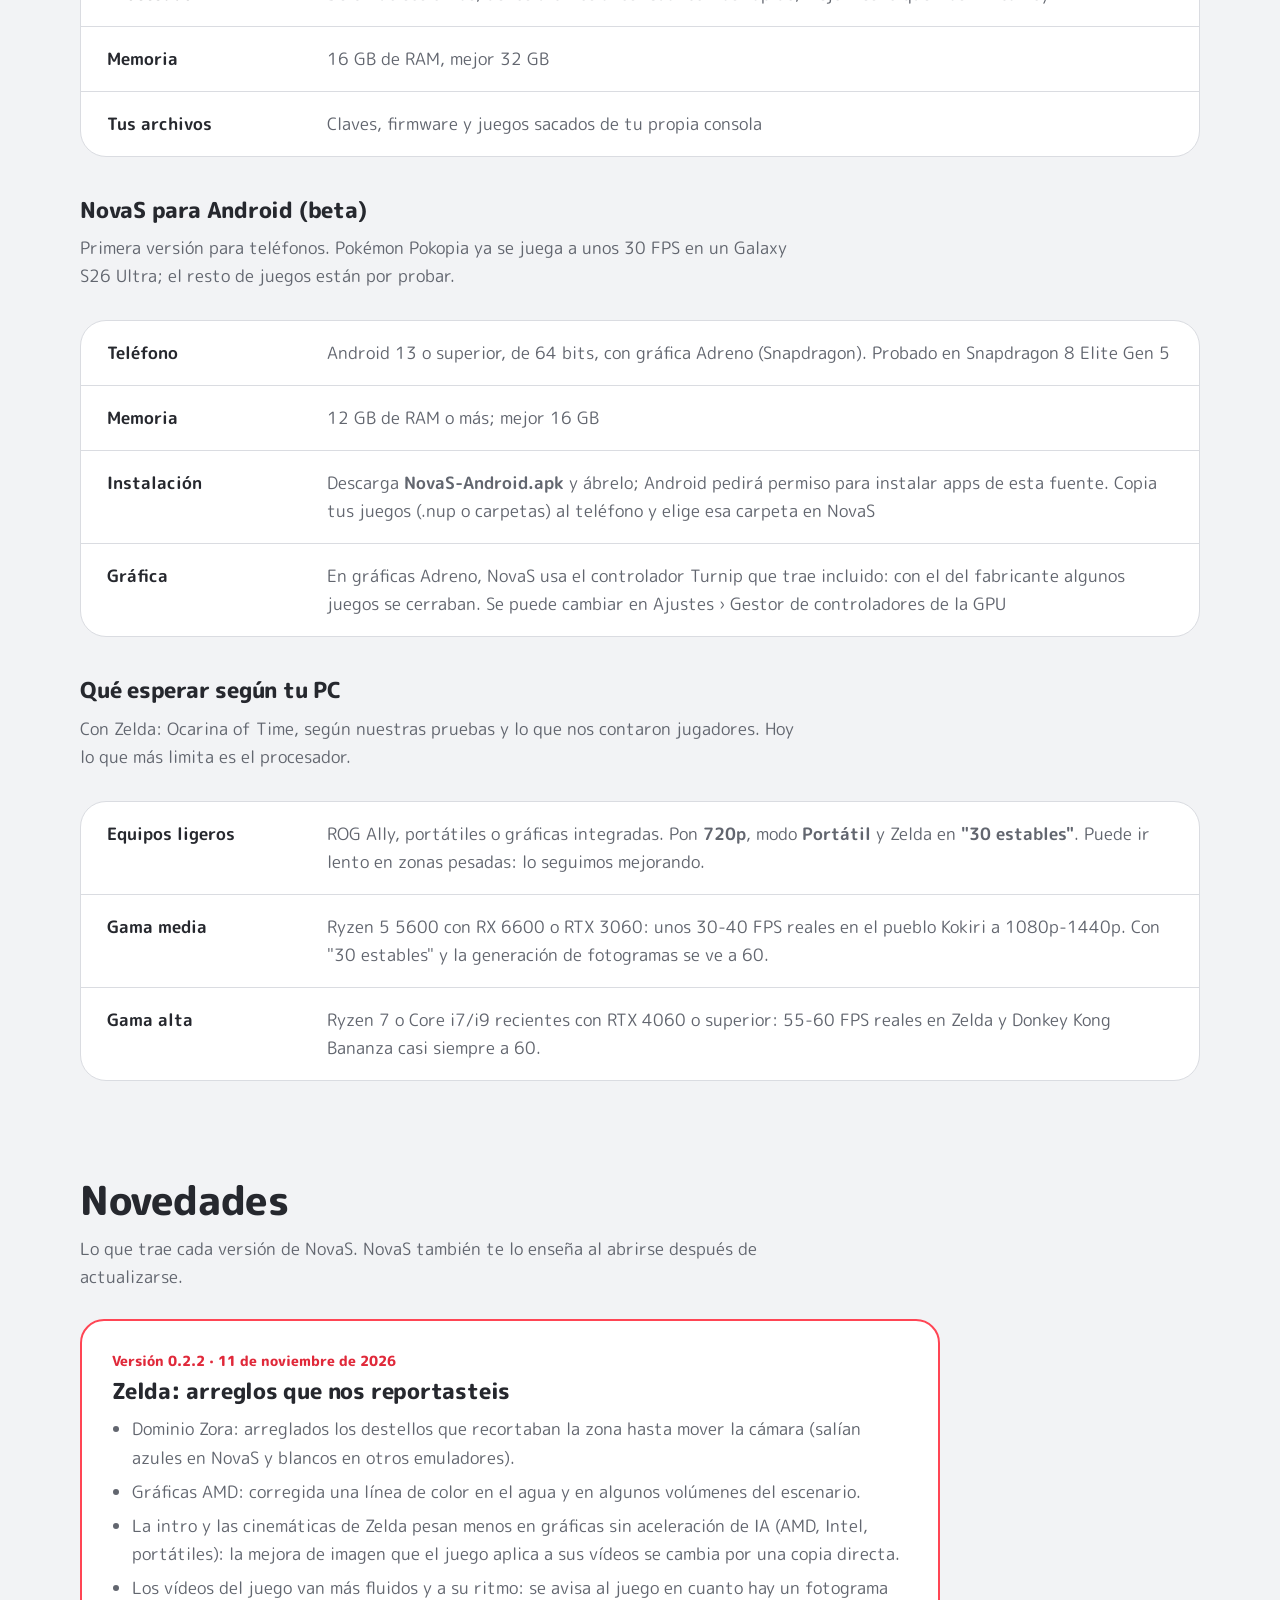
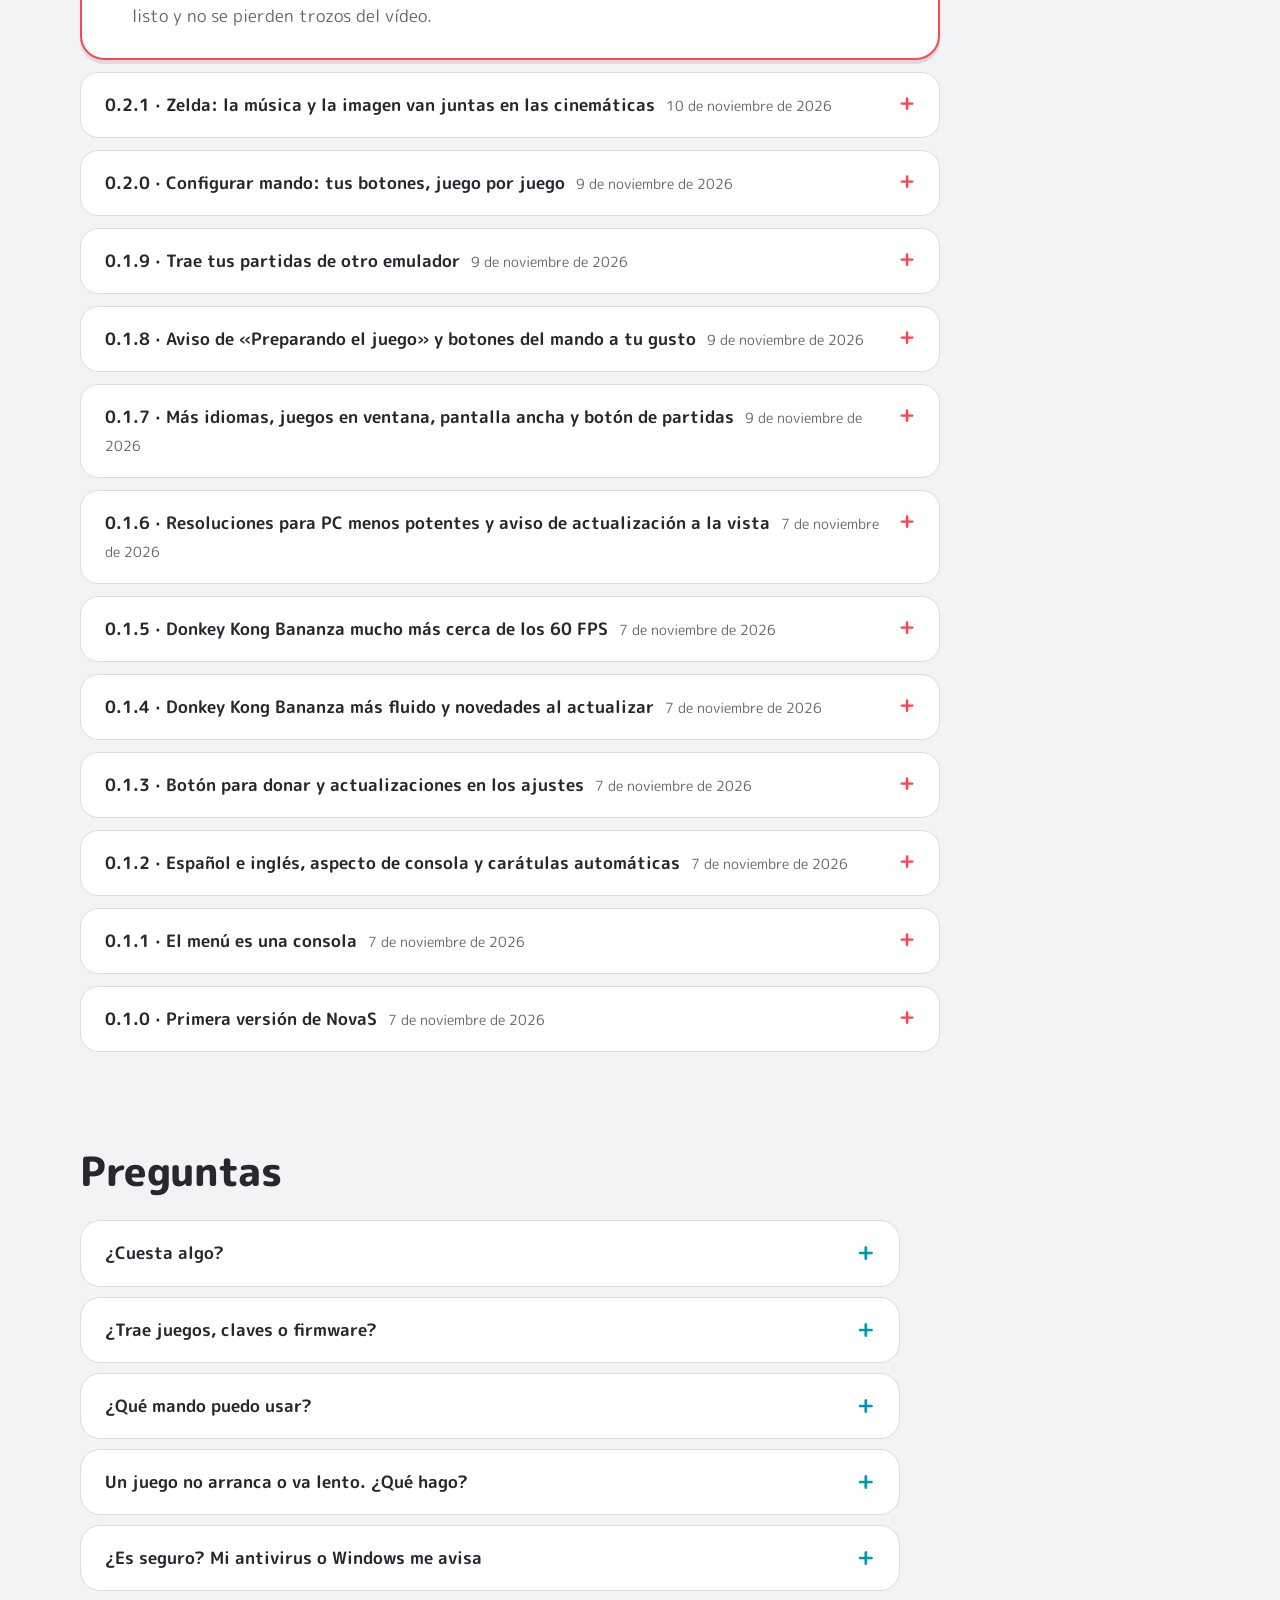
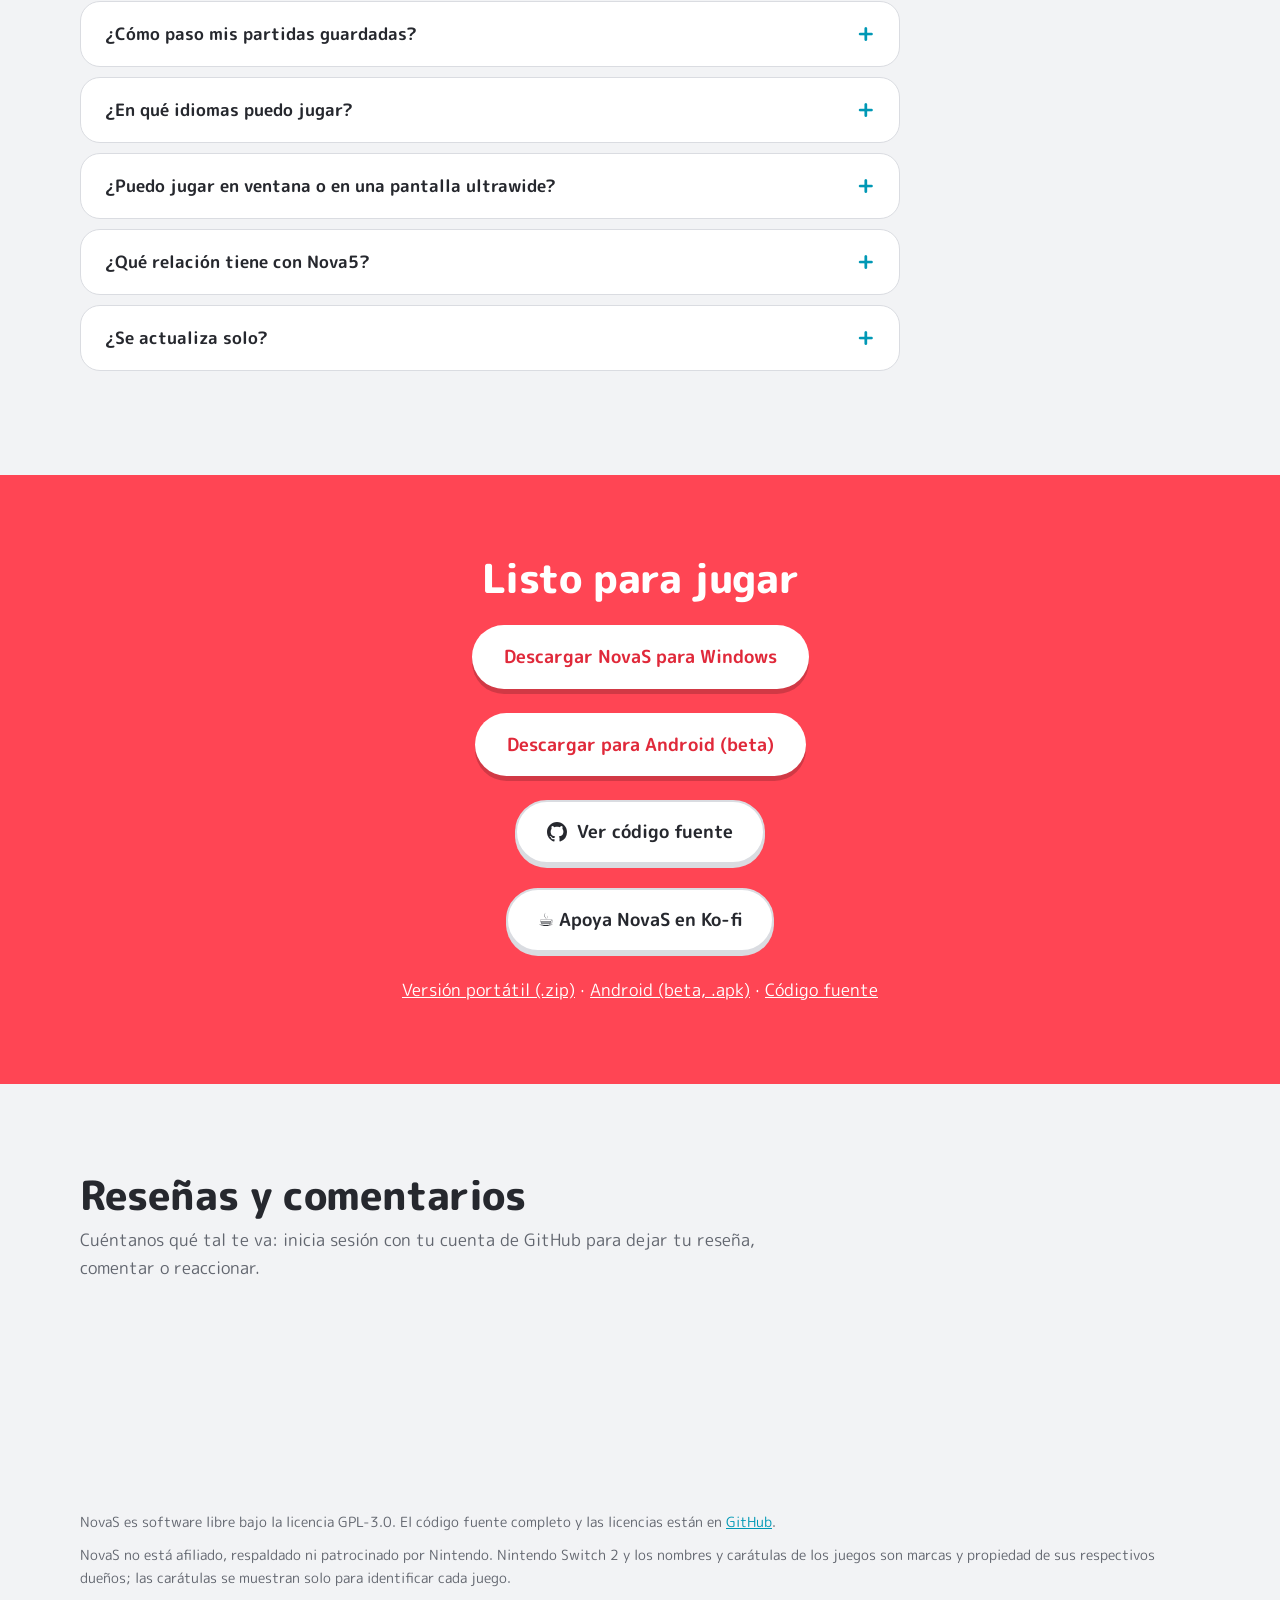
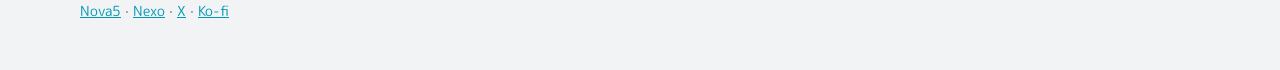
<file: website/novas.html>
<!doctype html>
<html lang="es">
<head>
<meta charset="utf-8">
<meta name="viewport" content="width=device-width, initial-scale=1">
<title>NovaS · Emulador de Switch 2 para PC</title>
<meta name="description" content="NovaS es un emulador de Switch 2 gratuito y de código abierto para Windows, con lanzador de estilo consola, mando, generación de fotogramas FSR3 y resolución 4K.">
<link rel="canonical" href="https://nova5emu.github.io/nova5/novas.html">
<link rel="icon" href="assets/novas/novas.svg" type="image/svg+xml">
<meta property="og:title" content="NovaS · Emulador de Switch 2 para PC">
<meta property="og:description" content="Gratis y de código abierto. Zelda: Ocarina of Time a 60 FPS reales y hasta 120 con FSR3.">
<meta property="og:image" content="https://nova5emu.github.io/nova5/assets/novas/zelda-poster.jpg">
<meta property="og:type" content="website">
<meta name="twitter:card" content="summary_large_image">
<meta name="theme-color" content="#F2F3F5">
<link rel="preconnect" href="https://fonts.googleapis.com">
<link rel="preconnect" href="https://fonts.gstatic.com" crossorigin>
<link href="https://fonts.googleapis.com/css2?family=M+PLUS+Rounded+1c:wght@400;500;700;800&display=swap" rel="stylesheet">
<link rel="stylesheet" href="novas.css?v=20261109">
</head>
<body>
<a class="skip" href="#principal">Saltar al contenido</a>

<header class="bar">
  <a class="mark" href="#inicio" aria-label="NovaS, inicio">
    <img src="assets/novas/novas.svg" width="36" height="36" alt="">
    <span>NovaS</span>
  </a>
  <nav class="bar-links" aria-label="Secciones">
    <a href="#video">Vídeo</a>
    <a href="#empezar">Cómo empezar</a>
    <a href="#rendimiento">Rendimiento</a>
    <a href="#juegos">Juegos</a>
    <a href="#preguntas">Preguntas</a>
    <a href="index.html">Nova5 (PS5)</a>
    <a href="#comentarios" data-account><svg viewBox="0 0 24 24" width="16" height="16" aria-hidden="true" style="vertical-align:-3px;margin-right:6px"><circle cx="12" cy="8" r="4" fill="none" stroke="currentColor" stroke-width="2"/><path d="M4 21c0-4 4-6 8-6s8 2 8 6" fill="none" stroke="currentColor" stroke-width="2" stroke-linecap="round"/></svg>Iniciar sesión</a>
    <a href="https://ko-fi.com/nova5emu" target="_blank" rel="noopener">Donar</a>
  </nav>
  <a class="pill pill-red" data-download href="https://github.com/nova5emu/novas/releases/latest">Descargar</a>
</header>

<main id="principal">

<section class="hero" id="inicio">
  <div class="hero-copy">
    <h1>Tus juegos de Switch 2, en tu PC.</h1>
    <p class="lede">NovaS es un emulador de Switch 2 gratuito y de código abierto para Windows. Lo abres, eliges tus juegos y juegas con mando, con su propio menú de consola.</p>
    <div class="hero-actions">
      <a class="pill pill-red big" data-download href="https://github.com/nova5emu/novas/releases/latest">
        <svg aria-hidden="true" viewBox="0 0 24 24" width="22" height="22"><path d="M12 3v12m0 0-5-5m5 5 5-5M4 20h16" fill="none" stroke="currentColor" stroke-width="2.4" stroke-linecap="round" stroke-linejoin="round"/></svg>
        Descargar para PC
      </a>
      <a class="pill pill-red big" data-android href="https://github.com/nova5emu/novas/releases/download/android-0.1.2/NovaS-Android.apk">
        <svg aria-hidden="true" viewBox="0 0 24 24" width="22" height="22"><rect x="7" y="2.5" width="10" height="19" rx="2.2" fill="none" stroke="currentColor" stroke-width="2.2"/><path d="M11 18.2h2" stroke="currentColor" stroke-width="2.2" stroke-linecap="round"/></svg>
        Descargar para Android (beta)
      </a>
      <a class="pill pill-line big" href="https://github.com/nova5emu/novas" target="_blank" rel="noopener" data-stars="nova5emu/novas"><svg class="gh-mark" viewBox="0 0 16 16" aria-hidden="true"><path d="M8 0C3.58 0 0 3.58 0 8c0 3.54 2.29 6.53 5.47 7.59.4.07.55-.17.55-.38 0-.19-.01-.82-.01-1.49-2.01.37-2.53-.49-2.69-.94-.09-.23-.48-.94-.82-1.13-.28-.15-.68-.52-.01-.53.63-.01 1.08.58 1.23.82.72 1.21 1.87.87 2.33.66.07-.52.28-.87.51-1.07-1.78-.2-3.64-.89-3.64-3.95 0-.87.31-1.59.82-2.15-.08-.2-.36-1.02.08-2.12 0 0 .67-.21 2.2.82.64-.18 1.32-.27 2-.27.68 0 1.36.09 2 .27 1.53-1.04 2.2-.82 2.2-.82.44 1.1.16 1.92.08 2.12.51.56.82 1.27.82 2.15 0 3.07-1.87 3.75-3.65 3.95.29.25.54.73.54 1.48 0 1.07-.01 1.93-.01 2.2 0 .21.15.46.55.38A8.013 8.013 0 0016 8c0-4.42-3.58-8-8-8z"/></svg> Ver código fuente</a>
      <a class="pill pill-line big" href="#video">Ver Zelda en NovaS</a>
      <a class="pill pill-line big" href="https://ko-fi.com/nova5emu" target="_blank" rel="noopener">☕ Donar en Ko-fi</a>
    </div>
    <p class="hero-meta"><span data-version>Versión 0.2.2</span>, para Windows 10 y 11 de 64 bits. <span data-size></span> <span class="downloads" data-downloads hidden><b data-download-count></b> descargas</span> <span class="downloads" data-android-downloads hidden>(<b data-android-count></b> en Android)</span> También para Android 13 o superior.</p>
  </div>

  <!-- The console: a red and a blue controller around a screen that shows NovaS's own home screen. -->
  <div class="console" id="consola">
    <div class="joy joy-left" aria-hidden="true">
      <span class="joy-minus"></span>
      <button class="stick" type="button" tabindex="-1" data-pad="left" title="Izquierda"></button>
      <div class="dpad">
        <button type="button" tabindex="-1" data-pad="up" title="Arriba"></button>
        <button type="button" tabindex="-1" data-pad="left" title="Izquierda"></button>
        <button type="button" tabindex="-1" data-pad="right" title="Derecha"></button>
        <button type="button" tabindex="-1" data-pad="down" title="Abajo"></button>
      </div>
      <span class="joy-cap"></span>
    </div>

    <div class="screen" tabindex="0" role="application" aria-roledescription="menú de consola"
         aria-label="Vista previa del menú de NovaS. Usa las flechas para elegir un juego y Enter para abrirlo.">
      <div class="home" data-home>
        <div class="home-top">
          <div class="home-user"><span class="avatar" aria-hidden="true"></span><b>Nova<i>S</i></b></div>
          <div class="home-status"><span data-padstate>Mando conectado</span><time data-clock>12:00</time></div>
        </div>
        <p class="home-name" data-name aria-live="polite">The Legend of Zelda: Ocarina of Time</p>
        <p class="home-detail" data-detail>Probado · 60 FPS reales, hasta 120 con FSR3</p>
        <div class="home-row-wrap"><ul class="home-row" data-row></ul></div>
        <ul class="home-buttons" data-buttons>
          <li><button type="button" tabindex="-1" data-action="carpeta"><svg viewBox="0 0 24 24"><path d="M3 7.5A1.5 1.5 0 0 1 4.5 6H9l2 2h8.5A1.5 1.5 0 0 1 21 9.5v8A1.5 1.5 0 0 1 19.5 19h-15A1.5 1.5 0 0 1 3 17.5z"/></svg></button><span>Añadir carpeta</span></li>
          <li><button type="button" tabindex="-1" data-action="claves"><svg viewBox="0 0 24 24"><circle cx="8" cy="12" r="4"/><path d="M12 12h9m-3 0v3m-3-3v2"/></svg></button><span>Claves</span></li>
          <li><button type="button" tabindex="-1" data-action="firmware"><svg viewBox="0 0 24 24"><rect x="6" y="6" width="12" height="12" rx="2"/><path d="M9 3v3m3-3v3m3-3v3M9 18v3m3-3v3m3-3v3M3 9h3m-3 3h3m-3 3h3m12-6h3m-3 3h3m-3 3h3"/></svg></button><span>Firmware</span></li>
          <li><button type="button" tabindex="-1" data-action="ajustes"><svg viewBox="0 0 24 24"><circle cx="12" cy="12" r="3.2"/><path d="M12 2.8v2.6m0 13.2v2.6M4.2 7.5l2.3 1.3m11 6.4 2.3 1.3M4.2 16.5l2.3-1.3m11-6.4 2.3-1.3"/></svg></button><span>Ajustes</span></li>
          <li><button type="button" tabindex="-1" data-action="descargar"><svg viewBox="0 0 24 24"><path d="M12 4v11m0 0-4.5-4.5M12 15l4.5-4.5M5 20h14"/></svg></button><span>Descargar</span></li>
        </ul>
        <div class="home-foot">
          <span>Juegos de Switch 2</span>
          <span class="hints"><span><kbd>A</kbd> Abrir</span><span><kbd>B</kbd> Volver</span></span>
        </div>
      </div>
      <div class="boot" data-boot hidden>
        <img data-boot-cover alt="">
        <div>
          <p class="boot-name" data-boot-name></p>
          <p class="boot-state" data-boot-state></p>
          <p class="boot-note" data-boot-note></p>
          <p class="boot-back"><kbd>B</kbd> Volver al menú</p>
        </div>
      </div>
      <p class="toast" data-toast role="status"></p>
    </div>

    <div class="joy joy-right" aria-hidden="true">
      <span class="joy-plus"></span>
      <div class="abxy">
        <button type="button" tabindex="-1" data-pad="x" title="X">X</button>
        <button type="button" tabindex="-1" data-pad="y" title="Y: ajustes">Y</button>
        <button type="button" tabindex="-1" data-pad="a" title="A: abrir">A</button>
        <button type="button" tabindex="-1" data-pad="b" title="B: volver">B</button>
      </div>
      <button class="stick" type="button" tabindex="-1" data-pad="right" title="Derecha"></button>
      <span class="joy-home"></span>
    </div>
  </div>
  <p class="console-help">Pruébalo: haz clic en la pantalla y muévete con las flechas, o pulsa los botones de los mandos.
    <button class="sound" type="button" data-sound aria-pressed="false">Sonido: no</button></p>
</section>

<section class="band" id="video">
  <div class="wrap split">
    <div class="split-text">
      <h2>Zelda: Ocarina of Time, grabado en NovaS</h2>
      <p>Una partida real en ventana, en un PC con RTX 4070 SUPER e i9-14900KF. El contador del título marca entre 105 y 121 imágenes por segundo en pantalla con la generación de fotogramas FSR3, y unas 60 reales del juego.</p>
      <p class="small">El vídeo no tiene sonido para que puedas verlo aquí sin molestar.</p>
    </div>
    <figure class="tv">
      <video data-video muted loop playsinline preload="none" poster="assets/novas/zelda-poster.jpg" aria-label="Gameplay de Zelda: Ocarina of Time en NovaS">
        <source src="assets/novas/zelda-novas.mp4" type="video/mp4">
      </video>
      <button class="play" type="button" data-play aria-label="Reproducir el vídeo">
        <svg viewBox="0 0 24 24" width="34" height="34" aria-hidden="true"><path d="M8 5.5v13l11-6.5z" fill="currentColor"/></svg>
      </button>
    </figure>
  </div>
</section>

<section class="wrap section" id="empezar">
  <h2>Cómo empezar</h2>
  <p class="section-lede">Cuatro pasos, todos desde el menú de NovaS. NovaS no trae juegos, claves ni firmware: usa los de tu propia consola.</p>
  <ol class="steps">
    <li>
      <span class="step-key" aria-hidden="true">1</span>
      <h3>Descarga e instala</h3>
      <p>Abre <b>NovaS-Setup.exe</b> y sigue el asistente. No pide permisos de administrador. Si prefieres no instalar nada, usa la versión portátil en .zip.</p>
    </li>
    <li>
      <span class="step-key" aria-hidden="true">2</span>
      <h3>Añade tus claves</h3>
      <p>Pulsa <b>Claves</b> y elige el <b>prod.keys</b> de tu consola (y <b>title.keys</b> si lo tienes). Hacen falta para los .nsp y .xci; los juegos descifrados y los .nup arrancan sin ellas.</p>
    </li>
    <li>
      <span class="step-key" aria-hidden="true">3</span>
      <h3>Instala el firmware</h3>
      <p>Pulsa <b>Firmware</b> y elige el .zip de tu consola o cualquier .nca de su carpeta. Es opcional, pero algunos juegos lo usan para fuentes, teclado y menús.</p>
    </li>
    <li>
      <span class="step-key" aria-hidden="true">4</span>
      <h3>Añade tus juegos</h3>
      <p>Pulsa <b>Añadir carpeta</b> y elige dónde guardas tus .nsp, .xci, .nup o juegos descifrados. Aparecen en la fila de inicio: elige uno y pulsa A.</p>
    </li>
  </ol>
</section>

<section class="band band-ink" id="rendimiento">
  <div class="wrap">
    <h2>Lo que medimos en Zelda</h2>
    <p class="section-lede">Imágenes por segundo reales, medidas con el banco automático de NovaS en tres sitios del Bosque Kokiri. Cambia los ajustes y mira cómo cambian.</p>
    <div class="tuner">
      <div class="tuner-controls">
        <fieldset>
          <legend>Resolución</legend>
          <div class="seg" role="radiogroup">
            <label><input type="radio" name="res" value="1x" checked><span>Nativa 1440p</span></label>
            <label><input type="radio" name="res" value="4k"><span>4K</span></label>
          </div>
        </fieldset>
        <fieldset>
          <legend>Generación de fotogramas FSR3</legend>
          <div class="seg" role="radiogroup">
            <label><input type="radio" name="fg" value="no" checked><span>No</span></label>
            <label><input type="radio" name="fg" value="si"><span>Sí</span></label>
          </div>
        </fieldset>
      </div>
      <div class="meters" data-meters aria-live="polite">
        <div class="meter"><span class="meter-place">Tienda</span><b data-m="tienda">60</b><span class="meter-bar"><i></i></span></div>
        <div class="meter"><span class="meter-place">Caminando</span><b data-m="camino">52</b><span class="meter-bar"><i></i></span></div>
        <div class="meter"><span class="meter-place">Pueblo</span><b data-m="pueblo">54–57</b><span class="meter-bar"><i></i></span></div>
      </div>
      <p class="tuner-note" data-tuner-note>FPS reales del juego. Con FSR3 se muestran más imágenes en pantalla de las que calcula el juego.</p>
    </div>
  </div>
</section>

<section class="wrap section" id="juegos">
  <div class="games-head">
    <h2>Juegos</h2>
    <div class="filters" role="group" aria-label="Filtrar juegos">
      <button type="button" class="chip on" data-filter="todos" aria-pressed="true">Todos</button>
      <button type="button" class="chip" data-filter="jugable" aria-pressed="false">Jugables</button>
      <button type="button" class="chip" data-filter="medias" aria-pressed="false">A medias</button>
      <button type="button" class="chip" data-filter="arreglo" aria-pressed="false">En arreglo</button>
    </div>
  </div>
  <p class="section-lede">Zelda lo hemos probado nosotros en NovaS. El estado de los demás es el que reporta la comunidad con emuladores de la misma base que NovaS, así que deberían ir igual, pero aún no lo hemos comprobado. Toca un juego para ver los detalles.</p>
  <ul class="shelf" data-shelf></ul>
</section>

<section class="wrap section" id="requisitos">
  <h2>Qué necesitas</h2>
  <dl class="reqs">
    <div><dt>Sistema</dt><dd>Windows 10 u 11 de 64 bits</dd></div>
    <div><dt>Tarjeta gráfica</dt><dd>Con Vulkan 1.3 y controladores al día. Recomendada: NVIDIA RTX 3060 o AMD RX 6600 o superior</dd></div>
    <div><dt>Procesador</dt><dd>De 6 núcleos o más, de los últimos años. Cuanto más rápido, mejor: es lo que más limita hoy</dd></div>
    <div><dt>Memoria</dt><dd>16 GB de RAM, mejor 32 GB</dd></div>
    <div><dt>Tus archivos</dt><dd>Claves, firmware y juegos sacados de tu propia consola</dd></div>
  </dl>
  <h3 class="reqs-title">NovaS para Android (beta)</h3>
  <p class="section-lede">Primera versión para teléfonos. Pokémon Pokopia ya se juega a unos 30 FPS en un Galaxy S26 Ultra; el resto de juegos están por probar.</p>
  <dl class="reqs">
    <div><dt>Teléfono</dt><dd>Android 13 o superior, de 64 bits, con gráfica Adreno (Snapdragon). Probado en Snapdragon 8 Elite Gen 5</dd></div>
    <div><dt>Memoria</dt><dd>12 GB de RAM o más; mejor 16 GB</dd></div>
    <div><dt>Instalación</dt><dd>Descarga <b>NovaS-Android.apk</b> y ábrelo; Android pedirá permiso para instalar apps de esta fuente. Copia tus juegos (.nup o carpetas) al teléfono y elige esa carpeta en NovaS</dd></div>
    <div><dt>Gráfica</dt><dd>En gráficas Adreno, NovaS usa el controlador Turnip que trae incluido: con el del fabricante algunos juegos se cerraban. Se puede cambiar en Ajustes › Gestor de controladores de la GPU</dd></div>
  </dl>
  <h3 class="reqs-title">Qué esperar según tu PC</h3>
  <p class="section-lede">Con Zelda: Ocarina of Time, según nuestras pruebas y lo que nos contaron jugadores. Hoy lo que más limita es el procesador.</p>
  <dl class="reqs">
    <div><dt>Equipos ligeros</dt><dd>ROG Ally, portátiles o gráficas integradas. Pon <b>720p</b>, modo <b>Portátil</b> y Zelda en <b>"30 estables"</b>. Puede ir lento en zonas pesadas: lo seguimos mejorando.</dd></div>
    <div><dt>Gama media</dt><dd>Ryzen 5 5600 con RX 6600 o RTX 3060: unos 30-40 FPS reales en el pueblo Kokiri a 1080p-1440p. Con "30 estables" y la generación de fotogramas se ve a 60.</dd></div>
    <div><dt>Gama alta</dt><dd>Ryzen 7 o Core i7/i9 recientes con RTX 4060 o superior: 55-60 FPS reales en Zelda y Donkey Kong Bananza casi siempre a 60.</dd></div>
  </dl>
</section>

<section class="wrap section" id="novedades">
  <h2>Novedades</h2>
  <p class="section-lede">Lo que trae cada versión de NovaS. NovaS también te lo enseña al abrirse después de actualizarse.</p>
  <div class="changelog" id="changelog" data-src="novas-novedades.json" data-repo="nova5emu/novas"><p class="section-lede">Cargando las novedades…</p></div>
</section>

<section class="wrap section" id="preguntas">
  <h2>Preguntas</h2>
  <div class="faq">
    <details>
      <summary>¿Cuesta algo?</summary>
      <p>No. NovaS es gratis y de código abierto (GPL-3.0). Si quieres apoyar el proyecto, puedes <a href="https://ko-fi.com/nova5emu" target="_blank" rel="noopener">donar en Ko-fi</a>.</p>
    </details>
    <details>
      <summary>¿Trae juegos, claves o firmware?</summary>
      <p>No, y no los vamos a compartir. Tienes que sacarlos de tu propia consola y de juegos que tengas.</p>
    </details>
    <details>
      <summary>¿Qué mando puedo usar?</summary>
      <p>Cualquiera que reconozca Windows: Xbox, DualSense, Pro Controller u otros. Todo el menú se maneja con el mando, y también con teclado y ratón. En <b>Ajustes › Configurar mando</b> ves tu mando en pantalla, con lo que hace cada botón en el juego, y eliges Tipo Xbox (A es A), Tipo Switch o tus propios botones, para todos los juegos o para cada uno.</p>
    </details>
    <details>
      <summary>Un juego no arranca o va lento. ¿Qué hago?</summary>
      <p>Comprueba que instalaste tus claves y el firmware. En <b>Ajustes</b> prueba "Precisión de la GPU: Normal" y baja la resolución (1080p o 720p en equipos más modestos). Si sigue fallando, avísanos en <a href="https://x.com/nova5emu" target="_blank" rel="noopener">X</a> con el nombre del juego.</p>
    </details>
    <details>
      <summary>¿Es seguro? Mi antivirus o Windows me avisa</summary>
      <p>Sí. NovaS es de código abierto: todo el código está en <a href="https://github.com/nova5emu/novas" target="_blank" rel="noopener">GitHub</a> y las descargas salen de sus versiones publicadas allí, siempre desde este sitio. Windows SmartScreen avisa porque el instalador no lleva una firma digital de pago, y algunos antivirus marcan los emuladores por cómo manejan la memoria. Si quieres comprobarlo tú mismo, sube el instalador a <a href="https://www.virustotal.com/" target="_blank" rel="noopener">VirusTotal</a>. Descárgalo solo desde esta página o desde GitHub: nunca de enlaces de terceros.</p>
    </details>
    <details>
      <summary>¿Cómo paso mis partidas guardadas?</summary>
      <p>Pulsa el botón <b>Partidas</b> en el inicio de NovaS. <b>Importar de otro emulador</b> busca en tu PC las partidas que jugaste en Eden, Eglantine, Citron, Sudachi o yuzu y las copia a NovaS; si ya tenías partida de ese juego, se guarda antes una copia. <b>Abrir la carpeta de partidas</b> abre la carpeta donde están, una por juego: copia ahí las de otro PC, o guarda una copia de las tuyas.</p>
    </details>
    <details>
      <summary>¿En qué idiomas puedo jugar?</summary>
      <p>En <b>Ajustes › Idioma de los juegos</b> eliges el idioma que ven los juegos: español de Latinoamérica o de España, inglés, portugués de Brasil o de Portugal, francés, alemán, italiano, japonés, coreano, chino y más. NovaS en sí está en español y en inglés.</p>
    </details>
    <details>
      <summary>¿Puedo jugar en ventana o en una pantalla ultrawide?</summary>
      <p>Sí. En <b>Ajustes › Abrir los juegos</b> eliges pantalla completa o ventana (F11 cambia entre las dos con el juego abierto), y en <b>Ajustes › Pantalla</b> puedes estirar la imagen para llenar monitores ultrawide o 16:10.</p>
    </details>
    <details>
      <summary>¿Qué relación tiene con Nova5?</summary>
      <p>Son del mismo equipo. <a href="index.html">Nova5</a> es el emulador de PS5 y ya incluye NovaS en una pestaña. Esta descarga es NovaS solo, para quien únicamente quiere Switch 2.</p>
    </details>
    <details>
      <summary>¿Se actualiza solo?</summary>
      <p>Sí. Al abrirlo, NovaS mira si hay una versión nueva y te ofrece instalarla sin perder tus partidas ni ajustes.</p>
    </details>
  </div>
</section>

<section class="final">
  <div class="wrap final-in">
    <h2>Listo para jugar</h2>
    <a class="pill pill-red big" data-download href="https://github.com/nova5emu/novas/releases/latest">Descargar NovaS para Windows</a>
    <a class="pill pill-red big" data-android href="https://github.com/nova5emu/novas/releases/download/android-0.1.2/NovaS-Android.apk">Descargar para Android (beta)</a>
    <a class="pill pill-line big" href="https://github.com/nova5emu/novas" target="_blank" rel="noopener" data-stars="nova5emu/novas"><svg class="gh-mark" viewBox="0 0 16 16" aria-hidden="true"><path d="M8 0C3.58 0 0 3.58 0 8c0 3.54 2.29 6.53 5.47 7.59.4.07.55-.17.55-.38 0-.19-.01-.82-.01-1.49-2.01.37-2.53-.49-2.69-.94-.09-.23-.48-.94-.82-1.13-.28-.15-.68-.52-.01-.53.63-.01 1.08.58 1.23.82.72 1.21 1.87.87 2.33.66.07-.52.28-.87.51-1.07-1.78-.2-3.64-.89-3.64-3.95 0-.87.31-1.59.82-2.15-.08-.2-.36-1.02.08-2.12 0 0 .67-.21 2.2.82.64-.18 1.32-.27 2-.27.68 0 1.36.09 2 .27 1.53-1.04 2.2-.82 2.2-.82.44 1.1.16 1.92.08 2.12.51.56.82 1.27.82 2.15 0 3.07-1.87 3.75-3.65 3.95.29.25.54.73.54 1.48 0 1.07-.01 1.93-.01 2.2 0 .21.15.46.55.38A8.013 8.013 0 0016 8c0-4.42-3.58-8-8-8z"/></svg> Ver código fuente</a>
    <a class="pill pill-line big" href="https://ko-fi.com/nova5emu" target="_blank" rel="noopener">☕ Apoya NovaS en Ko-fi</a>
    <p class="final-alt"><a data-portable href="https://github.com/nova5emu/novas/releases/latest">Versión portátil (.zip)</a> · <a data-android href="https://github.com/nova5emu/novas/releases/download/android-0.1.2/NovaS-Android.apk">Android (beta, .apk)</a> · <a href="https://github.com/nova5emu/novas">Código fuente</a></p>
  </div>
</section>


<section class="wrap section comments" id="comentarios">
  <h2>Reseñas y comentarios</h2>
  <p class="comments-lede">Cuéntanos qué tal te va: inicia sesión con tu cuenta de GitHub para dejar tu reseña, comentar o reaccionar.</p>
  <div class="giscus"></div>
  <script src="https://giscus.app/client.js"
          data-repo="nova5emu/nova5"
          data-repo-id="R_kgDOVXNxvw"
          data-category="Announcements"
          data-category-id="DIC_kwDOVXNxv84DKoCS"
          data-mapping="specific"
          data-term="NovaS"
          data-strict="1"
          data-reactions-enabled="1"
          data-emit-metadata="1"
          data-input-position="top"
          data-theme="light"
          data-lang="es"
          crossorigin="anonymous"
          async></script>
</section>

</main>

<footer class="foot">
  <div class="wrap foot-in">
    <p>NovaS es software libre bajo la licencia GPL-3.0. El código fuente completo y las licencias están en <a href="https://github.com/nova5emu/novas">GitHub</a>.</p>
    <p>NovaS no está afiliado, respaldado ni patrocinado por Nintendo. Nintendo Switch 2 y los nombres y carátulas de los juegos son marcas y propiedad de sus respectivos dueños; las carátulas se muestran solo para identificar cada juego.</p>
    <p><a href="index.html">Nova5</a> · <a href="nexo.html">Nexo</a> · <a href="https://x.com/nova5emu" target="_blank" rel="noopener">X</a> · <a href="https://ko-fi.com/nova5emu" target="_blank" rel="noopener">Ko-fi</a></p>
  </div>
</footer>

<script src="novas.js?v=20261107e" defer></script>
<script src="changelog.js?v=20261107" defer></script>
<script src="cuenta.js?v=20261107b" defer></script>
</body>
</html>
</file>
<file: website/style.css>
:root {
  --night: #070a16;
  --ink: #0d1230;
  --ink-2: #121a3f;
  --aurora-a: #5eead4;
  --aurora-b: #8b5cf6;
  --text: #f4f6ff;
  --muted: #a9b0d6;
  --line: rgba(255, 255, 255, .1);
  --aurora: linear-gradient(90deg, var(--aurora-a), var(--aurora-b));
  --radius: 20px;
}

* { box-sizing: border-box; }
html { scroll-behavior: smooth; }
body {
  margin: 0;
  background: var(--night);
  color: var(--text);
  font-family: 'Sora', 'Segoe UI', system-ui, sans-serif;
  line-height: 1.6;
  -webkit-font-smoothing: antialiased;
}
a { color: inherit; }
img { display: block; }
h1, h2, h3 { line-height: 1.15; margin: 0; }

/* Navigation */
.nav {
  position: sticky; top: 0; z-index: 10;
  display: flex; align-items: center; gap: 32px;
  padding: 16px max(16px, calc((100% - 1200px) / 2));
  background: rgba(7, 10, 22, .78);
  backdrop-filter: blur(14px);
  border-bottom: 1px solid var(--line);
}
.brand { display: flex; align-items: center; gap: 12px; font-weight: 700; font-size: 22px; text-decoration: none; }
.links { display: flex; gap: 28px; margin-left: auto; }
.links a { color: var(--muted); text-decoration: none; font-size: 15px; }
.links a:hover { color: var(--text); }

/* Buttons */
.btn {
  display: inline-flex; align-items: center; gap: 10px;
  padding: 16px 28px; border-radius: 16px;
  font-weight: 600; font-size: 17px; text-decoration: none;
  border: 1px solid rgba(255, 255, 255, .18); background: rgba(255, 255, 255, .06);
  transition: transform .15s ease, box-shadow .15s ease, background .15s ease;
}
.btn:hover { transform: translateY(-2px); background: rgba(255, 255, 255, .1); }
.btn:focus-visible { outline: 3px solid var(--aurora-a); outline-offset: 3px; }
.btn.primary { background: var(--aurora); color: #081022; border: none; box-shadow: 0 10px 40px rgba(94, 234, 212, .25); }
.btn.primary:hover { box-shadow: 0 14px 50px rgba(139, 92, 246, .4); }
.btn.small { padding: 10px 18px; font-size: 15px; border-radius: 12px; }
.btn svg { width: 22px; height: 22px; fill: none; stroke: currentColor; stroke-width: 2.4; stroke-linecap: round; stroke-linejoin: round; }

/* Hero */
.hero {
  position: relative; overflow: hidden;
  display: grid; grid-template-columns: minmax(0, 1fr) minmax(0, 1.15fr); gap: 56px; align-items: center;
  padding: 96px max(16px, calc((100% - 1200px) / 2)) 120px;
}
.glow { position: absolute; border-radius: 50%; filter: blur(80px); opacity: .55; pointer-events: none; }
.glow.a { width: 520px; height: 520px; background: #5eead455; top: -160px; right: -120px; }
.glow.b { width: 600px; height: 600px; background: #8b5cf650; bottom: -260px; left: -200px; }
.hero-text { position: relative; }
.eyebrow { color: var(--aurora-a); font-weight: 600; letter-spacing: 1.5px; text-transform: uppercase; font-size: 13px; margin: 0 0 18px; }
h1 { font-size: clamp(40px, 4.6vw, 60px); font-weight: 800; letter-spacing: -1.5px; }
.aurora-text { background: var(--aurora); -webkit-background-clip: text; background-clip: text; color: transparent; }
.lead { color: var(--muted); font-size: 19px; max-width: 540px; margin: 24px 0 34px; }
.cta { display: flex; flex-wrap: wrap; gap: 14px; }
.fine { color: var(--muted); font-size: 13px; margin-top: 18px; }

/* Launcher illustration */
.screen { position: relative; margin: 0; }
.screen figcaption { color: var(--muted); font-size: 12px; text-align: center; margin-top: 14px; }
.tv {
  padding: 10px; border-radius: 26px;
  background: linear-gradient(145deg, #1b2150, #0b0f24);
  border: 1px solid var(--line);
  box-shadow: 0 40px 120px rgba(0, 0, 0, .6), 0 0 0 1px rgba(94, 234, 212, .08);
  transform: perspective(1400px) rotateY(-8deg) rotateX(3deg);
}
.ui { display: block; width: 100%; height: auto; aspect-ratio: 16 / 9; border-radius: 18px; }

/* Sections */
.section { padding: 96px max(16px, calc((100% - 1200px) / 2)); border-top: 1px solid var(--line); }
.section h2 { font-size: clamp(30px, 3.6vw, 44px); font-weight: 700; letter-spacing: -.5px; }
.section-lead { color: var(--muted); font-size: 18px; max-width: 720px; margin: 14px 0 44px; }
.grid.features { display: grid; grid-template-columns: repeat(auto-fit, minmax(min(300px, 100%), 1fr)); gap: 20px; }
.card { padding: 28px; border-radius: var(--radius); background: linear-gradient(160deg, var(--ink-2), var(--ink)); border: 1px solid var(--line); }
.card h3 { font-size: 20px; margin: 18px 0 8px; }
.card p { color: var(--muted); margin: 0; }
.icon { display: inline-flex; width: 48px; height: 48px; align-items: center; justify-content: center; border-radius: 14px; background: rgba(94, 234, 212, .1); border: 1px solid rgba(94, 234, 212, .3); }
.icon svg { width: 24px; height: 24px; fill: none; stroke: var(--aurora-a); stroke-width: 1.8; stroke-linecap: round; stroke-linejoin: round; }

.table { border: 1px solid var(--line); border-radius: var(--radius); overflow: hidden; }
.row { display: grid; grid-template-columns: 1.2fr .8fr 2fr; gap: 16px; padding: 18px 24px; border-top: 1px solid var(--line); align-items: center; }
.row.head { border-top: none; background: var(--ink); color: var(--muted); font-size: 14px; letter-spacing: .5px; }
.row span:last-child { color: var(--muted); }
.tag { display: inline-block; padding: 4px 12px; border-radius: 999px; font-size: 13px; }
.tag.ok { color: var(--aurora-a); background: rgba(94, 234, 212, .12); border: 1px solid rgba(94, 234, 212, .4); }
.tag.mid { color: #fbbf24; background: rgba(251, 191, 36, .1); border: 1px solid rgba(251, 191, 36, .4); }

.steps { list-style: none; padding: 0; margin: 40px 0; display: grid; grid-template-columns: repeat(auto-fit, minmax(min(280px, 100%), 1fr)); gap: 20px; }
.steps li { display: flex; gap: 18px; padding: 26px; border-radius: var(--radius); border: 1px solid var(--line); background: var(--ink); }
.steps li > span { flex: none; width: 44px; height: 44px; border-radius: 50%; display: flex; align-items: center; justify-content: center; font-weight: 700; background: var(--aurora); color: #081022; }
.steps h3 { font-size: 19px; margin-bottom: 6px; }
.steps p { color: var(--muted); margin: 0; }
.reqs { padding: 28px; border-radius: var(--radius); border: 1px dashed rgba(255, 255, 255, .18); }
.reqs ul { margin: 12px 0 0; padding-left: 20px; color: var(--muted); }

.faq { display: grid; gap: 12px; max-width: 860px; margin-top: 40px; }
details { border: 1px solid var(--line); border-radius: 16px; background: var(--ink); padding: 0 24px; }
summary { cursor: pointer; padding: 20px 0; font-weight: 600; list-style: none; display: flex; justify-content: space-between; gap: 16px; }
summary::after { content: '+'; color: var(--aurora-a); font-size: 22px; line-height: 1; }
details[open] summary::after { content: '−'; }
details p { color: var(--muted); margin: 0 0 20px; }

.final { text-align: center; padding: 110px 16px; border-top: 1px solid var(--line); background: radial-gradient(ellipse at 50% 0%, rgba(139, 92, 246, .22), transparent 60%); display: flex; flex-direction: column; align-items: center; gap: 22px; }
.final h2 { font-size: clamp(32px, 4vw, 48px); }

.footer { padding: 36px max(16px, calc((100% - 1200px) / 2)); border-top: 1px solid var(--line); color: var(--muted); font-size: 13px; }
.footer p { margin: 6px 0; }

@media (max-width: 960px) {
  .hero { grid-template-columns: 1fr; padding-top: 56px; gap: 48px; }
  .tv { transform: none; }
  .links { display: none; }
  .nav { justify-content: space-between; }
  .row { grid-template-columns: 1fr 1fr; }
  .row span:last-child { grid-column: 1 / -1; }
}
@media (prefers-reduced-motion: reduce) {
  * { animation: none !important; transition: none !important; scroll-behavior: auto !important; }
}

/* Compatibility list */
.sr-only { position: absolute; width: 1px; height: 1px; overflow: hidden; clip: rect(0 0 0 0); white-space: nowrap; }
.tag.menu { color: #93c5fd; background: rgba(147, 197, 253, .1); border: 1px solid rgba(147, 197, 253, .4); }
.tag.bad { color: #fca5a5; background: rgba(252, 165, 165, .08); border: 1px solid rgba(252, 165, 165, .35); }
.tag.nova { color: #081022; background: var(--aurora); border: none; font-weight: 600; }
.downloads { margin: 6px 0 0; color: var(--muted); font-size: 14px; }
.downloads b { color: var(--aurora-a); font-weight: 700; }
.tag.comm { color: #c4b5fd; background: rgba(139, 92, 246, .12); border: 1px solid rgba(139, 92, 246, .45); }
.tag.full { color: #081022; background: #5eead4; border: none; font-weight: 700; }
.compat-stats { display: flex; flex-wrap: wrap; gap: 12px; margin-bottom: 20px; }
.stat-chip { display: flex; flex-direction: column; align-items: flex-start; gap: 2px; min-width: 120px; padding: 14px 18px; border-radius: 16px; cursor: pointer;
  font: inherit; color: var(--text); background: var(--ink); border: 1px solid var(--line); text-align: left; }
.stat-chip b { font-size: 26px; font-weight: 700; }
.stat-chip span { color: var(--muted); font-size: 14px; }
.stat-chip.on { border-color: transparent; background: linear-gradient(var(--ink), var(--ink)) padding-box, var(--aurora) border-box; border: 2px solid transparent; }
.stat-chip:focus-visible { outline: 3px solid var(--aurora-a); outline-offset: 2px; }
.compat-search input { width: 100%; max-width: 520px; padding: 14px 18px; border-radius: 14px; font: inherit; color: var(--text);
  background: var(--ink); border: 1px solid rgba(255, 255, 255, .18); margin-bottom: 24px; }
.compat-search input:focus { outline: 2px solid var(--aurora-a); border-color: transparent; }
.compat-grid { display: grid; grid-template-columns: repeat(auto-fill, minmax(min(300px, 100%), 1fr)); gap: 14px; }
.compat-card { display: flex; gap: 14px; padding: 14px; border-radius: 16px; background: var(--ink); border: 1px solid var(--line); }
.compat-card .cover { flex: none; width: 76px; height: 76px; border-radius: 12px; overflow: hidden; background: linear-gradient(150deg, #1b2150, #2a1f5c);
  display: flex; align-items: center; justify-content: center; font-size: 28px; font-weight: 700; color: var(--muted); }
.compat-card .cover img { width: 100%; height: 100%; object-fit: cover; }
.compat-card .info { min-width: 0; }
.compat-card h3 { font-size: 16px; line-height: 1.3; margin: 0 0 2px; overflow-wrap: anywhere; }
.compat-card .id { color: var(--muted); font-size: 12px; margin: 0 0 8px; letter-spacing: .5px; }
.compat-card .tags { display: flex; flex-wrap: wrap; gap: 6px; margin: 0; }
.compat-card .note { color: var(--muted); font-size: 13px; margin: 8px 0 0; }
.compat-more { display: flex; justify-content: center; margin-top: 22px; }
[hidden] { display: none !important; }

/* Gameplay page */
.gameplay h2 { margin: 0; }
.videos { display: grid; grid-template-columns: repeat(auto-fit, minmax(min(100%, 520px), 1fr)); gap: 32px; align-items: start; }
.video { background: rgba(255, 255, 255, .04); border: 1px solid var(--line); border-radius: 20px; padding: 22px; min-width: 0; }
.video h3 { margin: 0 0 14px; font-size: 18px; font-weight: 600; }
.video .twitter-tweet { margin: 0 auto !important; }
.links a[aria-current="page"] { color: var(--text); }

/* Motion layer (site.js). Static and complete without it. */
:root { --ease-out: cubic-bezier(.22, 1, .36, 1); }
.progress { position: fixed; top: 0; left: 0; right: 0; height: 3px; z-index: 20; background: var(--aurora);
  transform: scaleX(0); transform-origin: 0 50%; pointer-events: none; }
.nav { transition: padding .25s var(--ease-out), background .25s ease; }
.nav.scrolled { padding-top: 10px; padding-bottom: 10px; background: rgba(7, 10, 22, .9); }
.links a { position: relative; padding: 6px 0; transition: color .2s ease; }
.links a::after { content: ''; position: absolute; left: 0; right: 0; bottom: 0; height: 2px; border-radius: 2px;
  background: var(--aurora); transform: scaleX(0); transform-origin: 0 50%; transition: transform .25s var(--ease-out); }
.links a:hover::after, .links a[aria-current="page"]::after { transform: scaleX(1); }
.links a:focus-visible { outline: 2px solid var(--aurora-a); outline-offset: 4px; border-radius: 4px; }
.badge-new { display: inline-block; margin-left: 6px; padding: 1px 7px; border-radius: 999px; font-size: 10px; font-weight: 700;
  letter-spacing: .6px; text-transform: uppercase; color: #081022; background: var(--aurora); vertical-align: 2px; }
.menu-toggle { display: none; width: 44px; height: 44px; margin-left: auto; border-radius: 12px; cursor: pointer;
  color: var(--text); background: rgba(255, 255, 255, .06); border: 1px solid var(--line); }
.menu-toggle svg { width: 22px; height: 22px; fill: none; stroke: currentColor; stroke-width: 2; stroke-linecap: round; }
.menu-toggle:focus-visible { outline: 3px solid var(--aurora-a); outline-offset: 2px; }

.js [data-reveal] { opacity: 0; transform: translateY(26px); }
.js [data-reveal].in { opacity: 1; transform: none;
  transition: opacity .6s var(--ease-out) var(--d, 0ms), transform .6s var(--ease-out) var(--d, 0ms); }

.glow { animation: drift 18s ease-in-out infinite alternate; }
.glow.b { animation-duration: 23s; animation-direction: alternate-reverse; }
@keyframes drift { from { transform: translate3d(0, 0, 0) scale(1); } to { transform: translate3d(-60px, 50px, 0) scale(1.15); } }
.aurora-text { background-size: 200% 100%; animation: shimmer 8s ease-in-out infinite alternate; }
@keyframes shimmer { from { background-position: 0% 50%; } to { background-position: 100% 50%; } }

.card, .spot { position: relative; isolation: isolate; transition: transform .25s var(--ease-out), border-color .25s ease; }
.card::before, .spot::before { content: ''; position: absolute; inset: 0; border-radius: inherit; z-index: -1; opacity: 0; pointer-events: none;
  background: radial-gradient(360px circle at var(--mx, 50%) var(--my, 50%), rgba(94, 234, 212, .13), transparent 60%);
  transition: opacity .3s ease; }
.card:hover, .spot:hover { transform: translateY(-4px); border-color: rgba(94, 234, 212, .3); }
.card:hover::before, .spot:hover::before { opacity: 1; }
.tv { transition: transform .5s var(--ease-out); will-change: transform; }

@media (max-width: 960px) {
  .menu-toggle { display: inline-flex; align-items: center; justify-content: center; }
  .nav { flex-wrap: wrap; gap: 12px; }
  .nav > .btn.small { order: 2; }
  .menu-toggle { order: 3; margin-left: 0; }
  .js .links { display: flex; order: 4; flex-basis: 100%; flex-direction: column; gap: 4px; margin: 0;
    max-height: 0; overflow: hidden; opacity: 0; transition: max-height .3s var(--ease-out), opacity .2s ease; }
  .js .links.open { max-height: 420px; opacity: 1; padding-bottom: 8px; }
  .js .links a { padding: 12px 4px; font-size: 17px; }
  .js .links a::after { display: none; }
  .brand { margin-right: auto; }
}
@media (prefers-reduced-motion: reduce) {
  .js [data-reveal] { opacity: 1; transform: none; }
  .progress { display: none; }
}
@media (max-width: 420px) {
  .nav > .btn.small { display: none; }
  .menu-toggle { margin-left: auto; }
}

/* Novedades: the newest version open, older ones folded. */
.changelog { display: grid; gap: 12px; max-width: 860px; }
.changelog .release { padding: 28px 30px; border-radius: var(--radius); background: linear-gradient(160deg, var(--ink-2), var(--ink)); border: 1px solid rgba(94, 234, 212, .35); }
.changelog .release h3 { font-size: 22px; margin: 6px 0 4px; }
.changelog .ver { color: var(--aurora-a); font-size: 13px; font-weight: 600; letter-spacing: .08em; text-transform: uppercase; margin: 0; }
.changelog ul { margin: 12px 0 0; padding-left: 20px; color: var(--muted); }
.changelog li + li { margin-top: 6px; }

.gallery { display: grid; grid-template-columns: repeat(auto-fit, minmax(min(100%, 440px), 1fr)); gap: 28px; }
.gallery figure { margin: 0; }
.gallery img { display: block; width: 100%; height: auto; border-radius: 16px; border: 1px solid var(--line); box-shadow: 0 24px 60px -30px rgba(0, 0, 0, .8); }
.gallery figcaption { color: var(--muted); font-size: 15px; margin-top: 12px; }
.changelog details ul { margin: 0 0 20px; }
.changelog summary .muted { color: var(--muted); font-weight: 400; font-size: 14px; margin-left: 6px; }
/* Reviews and comments (giscus) */
.comments { max-width: 900px; }
.comments-lede { color: var(--muted); margin: 8px 0 24px; }
.comments .giscus { min-height: 160px; }

/* The menu keeps to one line: the in-page sections that scrolling reaches anyway step out first on narrower screens. */
@media (min-width: 961px) {
  .nav { gap: 24px; }
  .links { gap: 18px; }
  .links a { white-space: nowrap; font-size: 14px; }
}
@media (min-width: 961px) and (max-width: 1760px) {
  .links a[href="#capturas"], .links a[href="#empezar"] { display: none; }
}
@media (min-width: 961px) and (max-width: 1300px) {
  .links a[href="#funciones"], .links a[href="#compatibilidad"], .links a[href="#preguntas"] { display: none; }
}
</file>
<file: website/nexo.css>
/* Nexo page. Its own identity (signal cyan on deep indigo, from the app icon) inside the site shell. */
@property --accent { syntax: '<color>'; inherits: true; initial-value: #7CF4FF; }

.nexo-page {
  --nx-abyss: #08090D;
  --nx-panel: #12141B;
  --nx-line: #262A35;
  --nx-signal: #7CF4FF;
  --nx-indigo: #2A235C;
  --nx-muted: #9AA4B4;
  --nx-display: 'Unbounded', 'Sora', system-ui, sans-serif;
  background: var(--nx-abyss);
}
.nexo-page .section { border-top-color: var(--nx-line); }
.nexo-page .section h2, .nexo-page .final h2, .nx-hero h1 { font-family: var(--nx-display); letter-spacing: -.02em; }
.nexo-page .section h2 { font-weight: 700; font-size: clamp(26px, 3.2vw, 40px); }
.nexo-page .btn.nx-primary { background: var(--nx-signal); color: #06121a; box-shadow: 0 10px 40px rgba(124, 244, 255, .22); }
.nexo-page .btn.nx-primary:hover { box-shadow: 0 14px 50px rgba(124, 244, 255, .38); }
.nexo-page .btn:focus-visible, .nexo-page summary:focus-visible { outline: 3px solid var(--nx-signal); outline-offset: 3px; }

/* Hero */
.nx-hero {
  position: relative; overflow: hidden;
  padding: 72px max(16px, calc((100% - 1200px) / 2)) 36px;
  background: radial-gradient(ellipse 70% 90% at 85% -10%, rgba(42, 35, 92, .9), transparent 70%);
}
.nx-hero-text { max-width: 920px; }
.nx-mark { display: flex; align-items: center; gap: 12px; margin: 0 0 22px; font-family: var(--nx-display); font-weight: 700; font-size: 20px; }
.nx-hero h1 { font-size: clamp(36px, 5.6vw, 72px); font-weight: 800; line-height: 1.04; max-width: 17ch; }
.nx-lead { color: var(--nx-muted); font-size: 19px; max-width: 58ch; margin: 24px 0 32px; }

.js .nx-hero-text > * { animation: nx-rise .7s var(--ease-out) both; }
.js .nx-hero-text > :nth-child(2) { animation-delay: .06s; }
.js .nx-hero-text > :nth-child(3) { animation-delay: .12s; }
.js .nx-hero-text > :nth-child(4) { animation-delay: .18s; }
.js .nx-hero-text > :nth-child(5) { animation-delay: .24s; }
@keyframes nx-rise { from { opacity: 0; transform: translateY(18px); } to { opacity: 1; transform: none; } }

/* Stage: a replica of the app's home screen (MainWindow + MediaView) */
@property --deep { syntax: '<color>'; inherits: true; initial-value: #102752; }
.nx-stage-wrap { padding: 8px max(16px, calc((100% - 1240px) / 2)) 72px; }
.nx-stage {
  position: relative; overflow: hidden; isolation: isolate;
  border-radius: 28px; border: 1px solid var(--nx-line);
  background: linear-gradient(180deg, color-mix(in srgb, var(--deep) 55%, #07080c), #07080c 70%);
  padding: 20px 20px 22px;
  box-shadow: 0 50px 120px rgba(0, 0, 0, .55);
  transition: --accent .7s ease, --deep .7s ease;
}
.nx-glow { position: absolute; inset: -30% -10% 40%; z-index: -1; pointer-events: none;
  background: radial-gradient(50% 60% at 60% 40%, color-mix(in srgb, var(--accent) 34%, transparent), transparent 70%); }
.nx-stage:focus-visible { outline: 3px solid var(--nx-signal); outline-offset: 4px; }
.nx-topbar { display: flex; align-items: center; gap: 14px; padding: 2px 6px 0; color: var(--nx-muted); font-size: 13px; }
.nx-topbar-logo { display: flex; align-items: center; gap: 10px; color: var(--text); font-family: var(--nx-display); font-weight: 700; font-size: 17px; }
.nx-topbar-logo em { font-family: 'Sora', sans-serif; font-style: normal; font-weight: 400; font-size: 13px; color: var(--nx-muted); margin-left: 6px; }
.nx-pill { margin-left: auto; padding: 7px 16px; border-radius: 999px; text-decoration: none; color: var(--text); font-weight: 600;
  background: rgba(255, 255, 255, .06); border: 1px solid var(--nx-line); transition: background .2s ease; }
.nx-pill:hover { background: rgba(255, 255, 255, .12); }
.nx-pill:focus-visible { outline: 2px solid var(--nx-signal); outline-offset: 2px; }
.nx-clock { font-variant-numeric: tabular-nums; color: var(--text); font-weight: 600; font-size: 15px; }

/* Console cards, fanned in 3D like the app */
.nx-carousel { position: relative; height: clamp(230px, 27vw, 330px); margin-top: 6px; perspective: 1400px; cursor: grab; user-select: none; touch-action: pan-y; }
.nx-carousel:active { cursor: grabbing; }
.nx-console {
  --w: clamp(170px, 19vw, 240px);
  position: absolute; left: 50%; top: 50%; width: var(--w); aspect-ratio: 3 / 4; padding: 0; cursor: pointer;
  display: flex; flex-direction: column; justify-content: flex-end; text-align: left;
  border-radius: 22px; border: 1px solid rgba(255, 255, 255, .14); color: #fff; font: inherit; overflow: hidden;
  background: linear-gradient(165deg, var(--p), var(--s) 85%);
  transform: translate(-50%, -50%) translateX(calc(var(--off, 0) * 66%)) rotateY(calc(var(--off, 0) * -16deg)) scale(calc(1 - var(--abs, 0) * .12));
  z-index: calc(10 - var(--abs, 0));
  filter: brightness(calc(1 - var(--abs, 0) * .22)) saturate(calc(1 - var(--abs, 0) * .15));
  box-shadow: 0 30px 60px rgba(0, 0, 0, .5);
  transition: transform .55s var(--ease-out), filter .4s ease, opacity .4s ease, box-shadow .4s ease;
}
.nx-console.on { box-shadow: 0 30px 80px color-mix(in srgb, var(--p) 45%, transparent), 0 0 0 2px rgba(255, 255, 255, .55); cursor: default; }
.nx-console.far { opacity: 0; pointer-events: none; }
.nx-console img { position: absolute; inset: 14% 8% 26%; width: 84%; height: 60%; object-fit: contain; pointer-events: none;
  filter: drop-shadow(0 18px 18px rgba(0, 0, 0, .45)); transition: transform .5s var(--ease-out); }
.nx-console.on img { transform: translateY(-4px) scale(1.04); }
.nx-badge { position: absolute; top: 12px; right: 12px; padding: 3px 12px; border-radius: 999px; font-size: 12px; font-weight: 600;
  background: rgba(0, 0, 0, .32); border: 1px solid rgba(255, 255, 255, .22); }
.nx-console-name { position: relative; padding: 0 16px; font-family: var(--nx-display); font-weight: 700; font-size: clamp(18px, 1.9vw, 24px); line-height: 1.1; }
.nx-console-emu { position: relative; padding: 4px 16px 16px; font-size: 13px; color: rgba(255, 255, 255, .78); }

.nx-info { text-align: center; margin-top: 4px; min-height: 120px; }
.nx-kicker { margin: 0; color: color-mix(in srgb, var(--accent) 70%, #fff); font-size: 13px; font-weight: 600; letter-spacing: .06em; text-transform: uppercase; }
.nx-name { font-family: var(--nx-display); font-size: clamp(30px, 4.2vw, 52px); font-weight: 800; margin: 4px 0 0; line-height: 1.05; }
.nx-desc { margin: 10px auto 0; color: var(--nx-muted); font-size: 15px; max-width: 62ch; }

/* Shelf of games, each drawn as its real media (MediaView.cs) */
.nx-shelf { display: flex; align-items: flex-end; gap: clamp(14px, 2vw, 26px); min-height: 250px; margin: 12px -20px 0; padding: 70px 40px 8px;
  overflow-x: auto; overscroll-behavior-x: contain; scrollbar-width: none; scroll-snap-type: x proximity; }
.nx-shelf::-webkit-scrollbar { display: none; }
.nx-shelf:has(.nx-game:only-child), .nx-shelf:not(:has(.nx-game:nth-child(6))) { justify-content: safe center; }
.nx-empty { margin: auto; color: var(--nx-muted); font-size: 15px; padding: 40px 0; }
.nx-empty b { color: var(--text); font-weight: 600; }
.nx-game { flex: none; display: flex; flex-direction: column; align-items: center; gap: 10px; padding: 0; border: 0; background: none; cursor: pointer;
  color: inherit; font: inherit; scroll-snap-align: center; animation: nx-in .5s var(--ease-out) calc(var(--i) * 50ms) both; }
@keyframes nx-in { from { opacity: 0; transform: translateY(26px); } }
.nx-game:focus-visible { outline: 2px solid var(--nx-signal); outline-offset: 6px; border-radius: 8px; }
.nx-title { max-width: 128px; font-size: 12.5px; font-weight: 600; color: #B7BDD0; text-align: center; line-height: 1.3;
  display: -webkit-box; -webkit-line-clamp: 2; -webkit-box-orient: vertical; overflow: hidden; min-height: 2.6em; }
.nx-game.on .nx-title { color: #fff; }
.nx-media { position: relative; display: block; transform-origin: 50% 100%; transition: transform .35s var(--ease-out), filter .35s ease; }
.nx-game.on .nx-media { transform: translateY(-10px) scale(1.08); filter: drop-shadow(0 0 22px color-mix(in srgb, var(--accent) 55%, transparent)); }
.nx-shell { position: relative; display: block; overflow: hidden; box-shadow: 0 10px 22px rgba(0, 0, 0, .55); }
.nx-shell::after { content: ''; position: absolute; inset: 0; pointer-events: none;
  background: linear-gradient(115deg, rgba(255, 255, 255, .22), transparent 32%, transparent 70%, rgba(255, 255, 255, .06)); }
.nx-shell img, .nx-art img, .nx-label img { display: block; width: 100%; height: 100%; object-fit: cover; }

/* Disc behind the case: peeks out and spins when the game is selected */
.nx-disc { position: absolute; left: 50%; bottom: 8px; width: 88%; aspect-ratio: 1; margin-left: -44%; border-radius: 50%;
  background: radial-gradient(circle, #0b0c10 0 7%, rgba(220, 225, 235, .9) 7.5% 11%, transparent 11.5%),
    conic-gradient(from 0deg, rgba(255, 255, 255, .35), rgba(120, 200, 255, .15), rgba(255, 160, 220, .25), rgba(255, 255, 255, .35)),
    var(--art) center / cover;
  box-shadow: inset 0 0 0 2px rgba(216, 221, 230, .85), 0 6px 16px rgba(0, 0, 0, .5);
  transition: translate .5s var(--ease-out); }
.nx-game.on .nx-case .nx-disc { translate: 0 -58%; animation: nx-spin 3.2s linear infinite; }
@keyframes nx-spin { from { rotate: 0deg; } to { rotate: 360deg; } }

.nx-case .nx-shell { width: 118px; height: 146px; border-radius: 4px; padding: 2px 2px 2px 7px; display: flex; flex-direction: column;
  background: linear-gradient(90deg, color-mix(in srgb, var(--plastic) 88%, #fff), var(--plastic) 10%, color-mix(in srgb, var(--plastic) 75%, #000));
  border: 1px solid rgba(255, 255, 255, .25); }
.nx-case.mini .nx-disc { width: 66%; margin-left: -33%; }
.nx-band { flex: none; height: 15px; display: flex; align-items: center; padding: 0 5px; font-size: 9px; font-weight: 900; color: var(--ink); background: var(--band); white-space: nowrap; overflow: hidden; }
.nx-band.it { font-style: italic; }
.nx-band.sheen { background: linear-gradient(90deg, var(--band), color-mix(in srgb, var(--band) 55%, #9AA0AC)); }
.nx-art { flex: 1; min-height: 0; display: block; overflow: hidden; }

.nx-umd .nx-shell { width: 112px; height: 128px; border-radius: 56px 56px 8px 8px / 44px 44px 8px 8px;
  background: linear-gradient(180deg, #3A3E47, #1A1C22); border: 1px solid rgba(255, 255, 255, .35); }
.nx-umd .nx-label { position: absolute; left: 8px; right: 8px; top: 8px; height: 72px; overflow: hidden; border-radius: 48px 48px 0 0 / 38px 38px 0 0; }
.nx-umd .nx-window { position: absolute; left: 18px; right: 18px; bottom: 8px; height: 34px; overflow: hidden; border-radius: 6px; background: #101218; }
.nx-umd .nx-window::after { content: ''; position: absolute; inset: 0; background: rgba(16, 18, 24, .35); }
.nx-umd .nx-disc { width: 96px; margin-left: -48px; bottom: -64px; animation: nx-spin 6s linear infinite; animation-play-state: paused; }
.nx-game.on .nx-umd .nx-disc { animation-play-state: running; }
.nx-umd b { position: absolute; right: 10px; top: 82px; font-size: 7px; font-weight: 900; color: rgba(255, 255, 255, .55); }

.nx-card .nx-shell { width: 100px; height: 146px; border-radius: 6px; clip-path: polygon(0 0, 86% 0, 100% 9.6%, 100% 100%, 0 100%);
  background: linear-gradient(180deg, #42454D 0 16px, #33353B 16px, #17181C); }
.nx-card .nx-shell::before { content: ''; position: absolute; left: 10px; width: 64px; top: 4px; height: 9px;
  background: repeating-linear-gradient(180deg, rgba(0, 0, 0, .45) 0 1.2px, transparent 1.2px 3.5px); }
.nx-card .nx-label { position: absolute; left: 6px; right: 6px; top: 19px; bottom: 7px; border-radius: 3px; overflow: hidden; border: 1.2px solid #F4F5F7; }

.nx-cart .nx-shell { width: 136px; height: 124px; border-radius: 10px 10px 0 0;
  clip-path: polygon(0 0, 100% 0, 100% 85.5%, 91.2% 85.5%, 91.2% 100%, 8.8% 100%, 8.8% 85.5%, 0 85.5%);
  background: linear-gradient(180deg, #9A9FA9, #6B707A); }
.nx-cart .nx-shell::before { content: ''; position: absolute; left: calc(50% - 22px); top: 4px; width: 43px; height: 14px;
  background: repeating-linear-gradient(90deg, rgba(0, 0, 0, .33) 0 3px, transparent 3px 10px); }
.nx-cart .nx-label { position: absolute; left: 11px; right: 11px; top: 22px; bottom: 22px; border-radius: 4px; overflow: hidden; border: 1px solid rgba(0, 0, 0, .38); }

.nx-gb .nx-shell { width: 104px; height: 120px; border-radius: 5px 0 6px 6px; clip-path: polygon(0 0, 88.5% 0, 100% 10%, 100% 100%, 0 100%);
  background: linear-gradient(180deg, #4A4C55, #24252B); }
.nx-gb .nx-shell::before { content: ''; position: absolute; left: 10px; width: 72px; top: 5px; height: 12px;
  background: repeating-linear-gradient(180deg, rgba(0, 0, 0, .4) 0 1.4px, transparent 1.4px 3.4px); }
.nx-gb .nx-label { position: absolute; left: 9px; right: 9px; top: 22px; bottom: 26px; border-radius: 3px; overflow: hidden; border: 1px solid rgba(0, 0, 0, .44); }

.nx-gba .nx-shell { width: 128px; height: 84px; border-radius: 50% 50% 6px 6px / 14px 14px 6px 6px; background: linear-gradient(180deg, #8E929C, #5E626B); }
.nx-gba .nx-label { position: absolute; left: 8px; right: 8px; top: 13px; bottom: 9px; border-radius: 3px; overflow: hidden; border: 1px solid rgba(0, 0, 0, .38); }

.nx-controls { display: flex; align-items: center; justify-content: center; gap: 14px; margin-top: 14px; }
.nx-arrow { width: 44px; height: 44px; border-radius: 50%; cursor: pointer; display: inline-flex; align-items: center; justify-content: center;
  color: var(--text); background: rgba(255, 255, 255, .06); border: 1px solid var(--nx-line); transition: background .2s ease, transform .15s ease; }
.nx-arrow:hover { background: rgba(255, 255, 255, .12); }
.nx-arrow:active { transform: scale(.94); }
.nx-arrow svg { width: 20px; height: 20px; fill: none; stroke: currentColor; stroke-width: 2.2; stroke-linecap: round; stroke-linejoin: round; }
.nx-arrow:focus-visible, .nx-dot:focus-visible { outline: 3px solid var(--nx-signal); outline-offset: 2px; }
.nx-dots { display: flex; gap: 0; flex-wrap: wrap; justify-content: center; }
.nx-dot { width: 22px; height: 44px; padding: 0; border: 0; background: none; cursor: pointer; display: inline-flex; align-items: center; justify-content: center; }
.nx-dot::before { content: ''; width: 7px; height: 7px; border-radius: 999px; background: #3A3F4C; transition: width .3s var(--ease-out), background .3s ease; }
.nx-dot[aria-pressed="true"]::before { width: 18px; background: var(--accent); }
.nx-hint { color: var(--nx-muted); font-size: 13px; text-align: center; margin: 16px 0 0; }

/* Features: a quiet two-column list */
.nx-features { list-style: none; margin: 0; padding: 0; display: grid; grid-template-columns: repeat(auto-fit, minmax(min(100%, 420px), 1fr)); column-gap: 56px; }
.nx-features li { display: flex; gap: 18px; padding: 24px 0; border-top: 1px solid var(--nx-line); }
.nx-features svg { flex: none; width: 28px; height: 28px; margin-top: 2px; fill: none; stroke: var(--nx-signal); stroke-width: 1.7; stroke-linecap: round; stroke-linejoin: round; }
.nx-features h3 { font-size: 19px; margin: 0 0 6px; }
.nx-features p { margin: 0; color: var(--nx-muted); }

/* Systems */
.nx-systems { display: grid; grid-template-columns: repeat(auto-fill, minmax(min(100%, 340px), 1fr)); gap: 10px; align-items: start; }
.nx-system { border: 1px solid var(--nx-line); border-radius: 14px; background: var(--nx-panel); padding: 0 18px; }
.nx-system[open] { border-color: color-mix(in srgb, var(--accent) 45%, var(--nx-line)); }
.nx-system summary { padding: 16px 0; font-weight: 400; align-items: center; justify-content: flex-start; gap: 12px; flex-wrap: wrap; }
.nx-system summary::after { margin-left: auto; color: var(--accent); }
.nx-sys-photo { width: 44px; height: 34px; object-fit: contain; filter: drop-shadow(0 4px 6px rgba(0, 0, 0, .5)); }
.nx-sys-name { font-weight: 600; }
.nx-sys-emu { color: var(--nx-muted); font-size: 14px; }
.nx-sys-tag { font-size: 12px; padding: 2px 9px; border-radius: 999px; color: #fbbf24; border: 1px solid rgba(251, 191, 36, .45); background: rgba(251, 191, 36, .08); }
.nx-system dl { margin: 0 0 18px; display: grid; gap: 10px; }
.nx-system dt { font-size: 13px; color: var(--accent); }
.nx-system dd { margin: 2px 0 0; color: var(--nx-muted); font-size: 15px; }
.nx-system[open] dl { animation: nx-open .3s var(--ease-out); }
@keyframes nx-open { from { opacity: 0; transform: translateY(-6px); } }
.nexo-page .spot::before { background: radial-gradient(300px circle at var(--mx, 50%) var(--my, 50%), color-mix(in srgb, var(--accent, #7CF4FF) 14%, transparent), transparent 60%); }
.nexo-page .spot:hover { transform: none; }

/* Platform tabs */
.nx-tabs { max-width: 860px; }
.nx-tablist { position: relative; display: inline-flex; padding: 4px; border-radius: 14px; background: var(--nx-panel); border: 1px solid var(--nx-line); margin: 8px 0 26px; }
.nx-tablist button { position: relative; z-index: 1; min-height: 44px; padding: 0 22px; border: 0; border-radius: 10px; cursor: pointer;
  font: inherit; font-weight: 600; color: var(--nx-muted); background: none; transition: color .2s ease; }
.nx-tablist button[aria-selected="true"] { color: #06121a; }
.nx-tablist button:focus-visible { outline: 3px solid var(--nx-signal); outline-offset: 2px; }
.nx-tab-ink { position: absolute; top: 4px; bottom: 4px; left: 4px; border-radius: 10px; background: var(--nx-signal);
  transition: transform .3s var(--ease-out), width .3s var(--ease-out); }
.nx-panel ul { margin: 0; padding: 0; list-style: none; display: grid; gap: 14px; }
.nx-panel li { position: relative; padding-left: 26px; color: var(--nx-muted); font-size: 17px; }
.nx-panel li::before { content: ''; position: absolute; left: 0; top: .62em; width: 10px; height: 2px; background: var(--nx-signal); }
.nx-panel:not([hidden]) { animation: nx-open .3s var(--ease-out); }

.nexo-page .steps li { background: var(--nx-panel); border-color: var(--nx-line); }
.nexo-page .steps li > span { background: var(--nx-signal); color: #06121a; }
.nexo-page details { background: var(--nx-panel); border-color: var(--nx-line); }
.nexo-page summary::after { color: var(--nx-signal); }


.nx-final { background: radial-gradient(ellipse at 50% 0%, rgba(42, 35, 92, .7), transparent 65%); border-top-color: var(--nx-line); }
.nx-final .cta { justify-content: center; }

@media (max-width: 640px) {
  .nx-hero { padding-top: 48px; }
  .nx-topbar-logo em, .nx-pill { display: none; }
  .nx-clock { margin-left: auto; }
  .nx-console { --w: 46vw; transform: translate(-50%, -50%) translateX(calc(var(--off, 0) * 74%)) rotateY(calc(var(--off, 0) * -14deg)) scale(calc(1 - var(--abs, 0) * .14)); }
  .nx-shelf { min-height: 230px; }
}
@media (prefers-reduced-motion: reduce) {
  .nx-game, .nx-disc, .js .nx-hero-text > * { animation: none !important; }
}
</file>
<file: website/novas.css>
/* NovaS page. A light, rounded console identity (neon red and blue controllers around a dark screen),
   deliberately unlike Nova5's night-and-aurora site. */
:root {
  --paper: #F2F3F5;
  --white: #FFFFFF;
  --ink: #26282E;
  --muted: #62666F;
  --line: #DADCE1;
  --red: #FF4554;
  --red-deep: #E0293A;
  --blue: #00C3E3;
  --blue-deep: #0098B5;
  --screen: #1C1D22;
  --screen-panel: #2A2C33;
  --screen-line: #3B3E47;
  --screen-text: #F3F4F7;
  --screen-dim: #9EA2AE;
  --round: 'M PLUS Rounded 1c', 'Segoe UI', system-ui, sans-serif;
  --gutter: max(16px, calc((100% - 1120px) / 2));
}

* { box-sizing: border-box; }
html { scroll-behavior: smooth; }
@media (prefers-reduced-motion: reduce) { html { scroll-behavior: auto; } }
body {
  margin: 0; background: var(--paper); color: var(--ink);
  font-family: var(--round); font-size: 17px; line-height: 1.65;
  -webkit-font-smoothing: antialiased;
}
img, video { display: block; max-width: 100%; }
a { color: var(--blue-deep); }
h1, h2, h3 { margin: 0; line-height: 1.15; font-weight: 800; letter-spacing: -.01em; }
h2 { font-size: clamp(28px, 3.6vw, 40px); }
h3 { font-size: 20px; }
p { margin: 0; }
:focus-visible { outline: 3px solid var(--blue); outline-offset: 3px; }
.skip { position: absolute; left: -999px; top: 8px; background: var(--ink); color: #fff; padding: 8px 14px; border-radius: 99px; z-index: 50; }
.skip:focus { left: 12px; }
.wrap { padding-left: var(--gutter); padding-right: var(--gutter); }
.small { font-size: 14px; color: var(--muted); }

/* Top bar */
.bar {
  position: sticky; top: 0; z-index: 20;
  display: flex; align-items: center; gap: 28px;
  padding: 12px var(--gutter);
  background: rgba(242, 243, 245, .86); backdrop-filter: blur(12px);
  border-bottom: 1px solid var(--line);
}
.mark { display: flex; align-items: center; gap: 10px; text-decoration: none; color: var(--ink); font-weight: 800; font-size: 22px; }
.bar-links { display: flex; gap: 22px; margin-left: auto; }
.bar-links a { color: var(--muted); text-decoration: none; font-size: 15px; font-weight: 500; }
.bar-links a:hover { color: var(--ink); }

/* Pill buttons: the console's own rounded buttons */
.pill {
  display: inline-flex; align-items: center; gap: 10px; justify-content: center;
  padding: 10px 22px; border-radius: 999px; font-weight: 700; font-size: 15px;
  text-decoration: none; border: 2px solid transparent; cursor: pointer;
  transition: transform .12s ease, box-shadow .12s ease, background .12s ease;
}
.pill.big { padding: 15px 30px; font-size: 18px; }
.pill-red { background: var(--red); color: #fff; box-shadow: 0 4px 0 var(--red-deep); }
.pill-red:hover { background: #FF5664; }
.pill-red:active { transform: translateY(3px); box-shadow: 0 1px 0 var(--red-deep); }
.pill-line { background: var(--white); color: var(--ink); border-color: var(--line); box-shadow: 0 4px 0 var(--line); }
.pill-line:active { transform: translateY(3px); box-shadow: 0 1px 0 var(--line); }

/* Hero */
.hero { padding: 64px var(--gutter) 40px; }
.hero-copy { max-width: 760px; }
.hero h1 { font-size: clamp(40px, 6.4vw, 76px); font-weight: 800; letter-spacing: -.025em; }
.lede { margin-top: 18px; font-size: clamp(18px, 2vw, 21px); color: var(--muted); max-width: 62ch; }
.hero-actions { display: flex; flex-wrap: wrap; gap: 14px; margin-top: 30px; }
.hero-meta { margin-top: 16px; font-size: 14px; color: var(--muted); }
.downloads { display: inline-block; margin-left: 6px; padding: 2px 10px; border-radius: 99px; background: var(--white); border: 1px solid var(--line); color: var(--ink); font-weight: 700; }
.downloads[hidden] { display: none; }
.downloads b { color: var(--red-deep); }

/* The console */
.console {
  --joy-w: clamp(56px, 8vw, 104px);
  margin: 48px auto 0; max-width: 1180px;
  display: grid; grid-template-columns: var(--joy-w) 1fr var(--joy-w);
  filter: drop-shadow(0 30px 40px rgba(38, 40, 46, .22));
}
.screen {
  position: relative; overflow: hidden; aspect-ratio: 16 / 9;
  background: var(--screen); color: var(--screen-text);
  border: clamp(8px, 1.2vw, 16px) solid #101115; border-left-width: 0; border-right-width: 0;
  container-type: inline-size; cursor: default;
}
.screen:focus-visible { outline: none; box-shadow: inset 0 0 0 4px var(--blue); }

.joy {
  position: relative; display: flex; flex-direction: column; align-items: center;
  padding: 22% 0 14%; gap: 9%;
}
.joy-left  { background: var(--red);  border-radius: 999px 0 0 999px / 120px 0 0 120px; }
.joy-right { background: var(--blue); border-radius: 0 999px 999px 0 / 0 120px 120px 0; }
.joy-left::after, .joy-right::after {
  content: ''; position: absolute; top: 12%; bottom: 12%; width: 4px; border-radius: 4px;
}
.joy-left::after  { right: 4px; background: rgba(0, 0, 0, .14); }
.joy-right::after { left: 4px;  background: rgba(0, 0, 0, .14); }
.joy button { font-family: var(--round); cursor: pointer; border: 0; padding: 0; }
.stick {
  width: 52%; aspect-ratio: 1; border-radius: 50%;
  background: radial-gradient(circle at 40% 35%, #4A4D56, #1F2025 70%);
  box-shadow: 0 0 0 4px rgba(0, 0, 0, .25), inset 0 -3px 0 rgba(0, 0, 0, .35);
  transition: transform .1s ease;
}
.stick:active { transform: scale(.92); }
.dpad, .abxy { position: relative; width: 62%; aspect-ratio: 1; }
.dpad button, .abxy button {
  position: absolute; width: 36%; aspect-ratio: 1; border-radius: 50%;
  background: #24262C; color: #E9EAEE; font-weight: 800; font-size: clamp(9px, 1vw, 13px);
  box-shadow: inset 0 -2px 0 rgba(0, 0, 0, .45);
  transition: transform .08s ease, background .08s ease;
}
.dpad button:active, .abxy button:active, .dpad button.hit, .abxy button.hit { transform: scale(.88); background: #3A3D45; }
.dpad button:nth-child(1), .abxy button:nth-child(1) { top: 0; left: 32%; }
.dpad button:nth-child(2), .abxy button:nth-child(2) { top: 32%; left: 0; }
.dpad button:nth-child(3), .abxy button:nth-child(3) { top: 32%; right: 0; }
.dpad button:nth-child(4), .abxy button:nth-child(4) { bottom: 0; left: 32%; }
.joy-minus, .joy-plus { position: relative; width: 22%; height: 4px; border-radius: 4px; background: #24262C; }
.joy-plus::after { content: ''; position: absolute; left: 50%; top: 50%; width: 4px; height: 340%; transform: translate(-50%, -50%); border-radius: 4px; background: #24262C; }
.joy-cap, .joy-home { width: 22%; aspect-ratio: 1; border-radius: 30%; background: #24262C; }
.joy-home { border-radius: 50%; box-shadow: inset 0 0 0 3px #3A3D45; }
.console-help { margin: 20px auto 0; max-width: 1180px; text-align: center; color: var(--muted); font-size: 15px; }
.sound {
  margin-left: 10px; font: 600 14px var(--round); color: var(--ink); background: var(--white);
  border: 2px solid var(--line); border-radius: 999px; padding: 4px 14px; cursor: pointer;
}
.sound[aria-pressed='true'] { border-color: var(--blue); color: var(--blue-deep); }

/* NovaS home screen inside the console. Sizes in cqw so it scales with the screen. */
.home { position: absolute; inset: 0; padding: 4.4cqw 5cqw 0; display: flex; flex-direction: column; }
.home-top { display: flex; justify-content: space-between; align-items: center; }
.home-user { display: flex; align-items: center; gap: 1.2cqw; font-size: 2.2cqw; font-weight: 800; }
.home-user i { font-style: normal; color: var(--blue); }
.avatar { width: 3.6cqw; height: 3.6cqw; border-radius: 50%; border: .3cqw solid var(--blue); background: var(--screen-panel) url('assets/novas/novas.svg') center / 62% no-repeat; }
.home-status { display: flex; gap: 2cqw; align-items: baseline; font-size: 1.3cqw; color: var(--screen-dim); }
.home-status time { font-size: 2cqw; font-weight: 700; color: var(--screen-text); }
.home-name { margin-top: 3.4cqw; font-size: 2.7cqw; font-weight: 700; white-space: nowrap; overflow: hidden; text-overflow: ellipsis; }
.home-detail { font-size: 1.45cqw; color: var(--screen-dim); min-height: 2.2cqw; }
.home-row-wrap { margin-top: 1.6cqw; overflow: hidden; padding: 1.2cqw 0 1.2cqw 1cqw; margin-left: -1cqw; }
.home-row { list-style: none; margin: 0; padding: 0; display: flex; gap: 1.5cqw; transition: transform .22s cubic-bezier(.2, .8, .3, 1); }
.home-row li { flex: 0 0 auto; }
.tile {
  display: block; width: 16.6cqw; aspect-ratio: 1; border-radius: 1.3cqw; overflow: hidden; padding: 0;
  background: var(--screen-panel); border: .38cqw solid transparent; cursor: pointer;
  transition: transform .16s ease, border-color .16s ease;
}
.tile img { width: 100%; height: 100%; object-fit: cover; }
.tile.on { border-color: var(--blue); transform: scale(1.05); box-shadow: 0 0 0 .3cqw rgba(0, 195, 227, .25); }
.tile-add { display: grid; place-items: center; color: var(--screen-dim); font-size: 6cqw; font-weight: 400; line-height: 1; }
.home-buttons { list-style: none; margin: auto 0 0; padding: 0 0 2cqw; display: flex; justify-content: center; gap: 2.6cqw; }
.home-buttons li { display: flex; flex-direction: column; align-items: center; gap: .7cqw; font-size: 1.1cqw; color: var(--screen-dim); }
.home-buttons button {
  width: 5.4cqw; height: 5.4cqw; border-radius: 50%; display: grid; place-items: center; cursor: pointer;
  background: var(--screen-panel); border: .28cqw solid var(--screen-line); color: var(--screen-text); padding: 0;
  transition: border-color .14s ease, transform .14s ease;
}
.home-buttons svg { width: 52%; height: 52%; fill: none; stroke: currentColor; stroke-width: 1.7; stroke-linecap: round; stroke-linejoin: round; }
.home-buttons button.on { border-color: var(--blue); transform: scale(1.06); }
.home-buttons li:has(button.on) span { color: var(--screen-text); }
.home-foot {
  display: flex; justify-content: space-between; align-items: center;
  border-top: 1px solid var(--screen-line); padding: 1.4cqw 0 1.8cqw; font-size: 1.2cqw; color: var(--screen-dim);
}
.hints { display: flex; gap: 2cqw; color: var(--screen-text); }
kbd {
  display: inline-grid; place-items: center; width: 2cqw; height: 2cqw; margin-right: .5cqw; border-radius: 50%;
  background: var(--screen-text); color: var(--screen); font: 800 1.05cqw var(--round);
}
.boot {
  position: absolute; inset: 0; display: grid; grid-template-columns: 34cqw 1fr; gap: 4cqw; align-items: center;
  padding: 0 7cqw; background: radial-gradient(circle at 20% 50%, #2B2E37, var(--screen) 70%);
}
.boot[hidden] { display: none; }
.boot img { width: 100%; aspect-ratio: 1; border-radius: 2cqw; object-fit: cover; box-shadow: 0 2cqw 4cqw rgba(0, 0, 0, .5); }
.boot-name { font-size: 3cqw; font-weight: 800; line-height: 1.15; }
.boot-state { display: inline-block; margin-top: 1.6cqw; padding: .4cqw 1.4cqw; border-radius: 99px; font-size: 1.5cqw; font-weight: 700; }
.boot-state.probado { background: var(--blue); color: #04232A; }
.boot-state.jugable { background: #4ADE80; color: #062B14; }
.boot-state.medias { background: #FFD23F; color: #2E2400; }
.boot-state.arreglo { background: #8DB2FF; color: #0E2350; }
.boot-state.sin { background: var(--screen-line); color: var(--screen-text); }
.boot-note { margin-top: 1.4cqw; font-size: 1.6cqw; color: var(--screen-dim); max-width: 46ch; }
.boot-back { margin-top: 2.4cqw; font-size: 1.4cqw; }
.toast {
  position: absolute; left: 50%; bottom: 13cqw; transform: translate(-50%, 1cqw); opacity: 0;
  padding: 1cqw 2.4cqw; border-radius: 1.4cqw; background: #2F3139; border: 1px solid var(--screen-line);
  font-size: 1.5cqw; white-space: nowrap; pointer-events: none; transition: opacity .2s ease, transform .2s ease;
}
.toast.show { opacity: 1; transform: translate(-50%, 0); }
.screen.booting .home { animation: dim .35s ease forwards; }
@keyframes dim { to { opacity: 0; transform: scale(.98); } }
.boot.show { animation: pop .38s cubic-bezier(.2, .9, .3, 1.2); }
@keyframes pop { from { opacity: 0; transform: scale(.96); } }

/* Sections */
.section { padding-top: 88px; padding-bottom: 8px; }
.section-lede { margin-top: 12px; color: var(--muted); max-width: 66ch; }
.band { margin-top: 88px; padding: 72px 0; background: var(--white); border-top: 1px solid var(--line); border-bottom: 1px solid var(--line); }
.band-ink { background: var(--screen); color: var(--screen-text); border: 0; }
.band-ink .section-lede { color: var(--screen-dim); }
.split { display: grid; grid-template-columns: minmax(0, 5fr) minmax(0, 7fr); gap: 48px; align-items: center; }
.split-text p { margin-top: 14px; color: var(--muted); }
.split-text p.small { font-size: 14px; }
.tv { position: relative; margin: 0; border-radius: 22px; overflow: hidden; background: #000; border: 8px solid #101115; box-shadow: 0 20px 40px rgba(38, 40, 46, .2); }
.tv video { width: 100%; aspect-ratio: 16 / 9; object-fit: cover; }
.play {
  position: absolute; left: 50%; top: 50%; transform: translate(-50%, -50%);
  width: 84px; height: 84px; border-radius: 50%; border: 0; cursor: pointer;
  background: var(--red); color: #fff; display: grid; place-items: center; padding-left: 5px;
  box-shadow: 0 5px 0 var(--red-deep), 0 10px 30px rgba(0, 0, 0, .35);
}
.play:active { transform: translate(-50%, calc(-50% + 3px)); box-shadow: 0 2px 0 var(--red-deep); }
.tv.playing .play { opacity: 0; pointer-events: none; }

/* Steps: a real sequence, numbered on round console buttons. */
.steps { list-style: none; margin: 36px 0 0; padding: 0; display: grid; grid-template-columns: repeat(4, minmax(0, 1fr)); gap: 18px; counter-reset: s; }
.steps li { position: relative; background: var(--white); border-radius: 26px; padding: 26px 24px 28px; border: 1px solid var(--line); }
.steps li:nth-child(odd) .step-key { background: var(--red); box-shadow: 0 4px 0 var(--red-deep); }
.steps li:nth-child(even) .step-key { background: var(--blue); box-shadow: 0 4px 0 var(--blue-deep); }
.step-key { display: grid; place-items: center; width: 46px; height: 46px; border-radius: 50%; color: #fff; font-weight: 800; font-size: 20px; margin-bottom: 18px; }
.steps p { margin-top: 10px; color: var(--muted); font-size: 16px; }
.steps b { color: var(--ink); }

/* Performance tuner */
.tuner { margin-top: 36px; display: grid; grid-template-columns: minmax(0, 4fr) minmax(0, 8fr); gap: 40px; align-items: start; }
.tuner fieldset { border: 0; margin: 0 0 22px; padding: 0; }
.tuner legend { font-size: 15px; color: var(--screen-dim); margin-bottom: 10px; padding: 0; }
.seg { display: inline-flex; padding: 5px; border-radius: 999px; background: var(--screen-panel); }
.seg label { position: relative; }
.seg input { position: absolute; opacity: 0; inset: 0; }
.seg span { display: block; padding: 9px 20px; border-radius: 999px; font-weight: 700; font-size: 15px; cursor: pointer; color: var(--screen-dim); transition: background .15s ease, color .15s ease; }
.seg input:checked + span { background: var(--screen-text); color: var(--screen); }
.seg input:focus-visible + span { outline: 3px solid var(--blue); outline-offset: 2px; }
.meters { display: grid; gap: 14px; }
.meter { display: grid; grid-template-columns: 110px 150px 1fr; align-items: center; gap: 18px; }
.meter-place { color: var(--screen-dim); }
.meter b { font-size: 34px; font-weight: 800; font-variant-numeric: tabular-nums; text-align: right; white-space: nowrap; }
.meter-bar { height: 14px; border-radius: 99px; background: var(--screen-panel); overflow: hidden; }
.meter-bar i { display: block; height: 100%; width: var(--w, 50%); border-radius: 99px; background: var(--blue); transition: width .45s cubic-bezier(.2, .8, .3, 1), background .2s ease; }
.meters.fg .meter-bar i { background: linear-gradient(90deg, var(--blue), var(--red)); }
.tuner-note { grid-column: 2; margin-top: 4px; font-size: 14px; color: var(--screen-dim); }

/* Games shelf */
.games-head { display: flex; justify-content: space-between; align-items: end; gap: 20px; flex-wrap: wrap; }
.filters { display: flex; gap: 8px; flex-wrap: wrap; }
.chip { font: 700 14px var(--round); padding: 8px 16px; border-radius: 999px; border: 2px solid var(--line); background: var(--white); color: var(--muted); cursor: pointer; }
.chip.on { border-color: var(--ink); background: var(--ink); color: #fff; }
.shelf { list-style: none; margin: 30px 0 0; padding: 0; display: grid; grid-template-columns: repeat(auto-fill, minmax(170px, 1fr)); gap: 22px 18px; }
.shelf li[hidden] { display: none; }
.game { display: block; width: 100%; padding: 0; border: 0; background: none; text-align: left; cursor: pointer; font-family: var(--round); color: var(--ink); }
.game-cover { position: relative; display: block; border-radius: 22px; overflow: hidden; aspect-ratio: 1; background: var(--line); border: 4px solid transparent; transition: border-color .15s ease, transform .15s ease; }
.game-cover img { width: 100%; height: 100%; object-fit: cover; }
.game:hover .game-cover, .game:focus-visible .game-cover { border-color: var(--blue); transform: translateY(-3px); }
.game:focus-visible { outline: none; }
.game-name { display: block; margin-top: 10px; font-weight: 700; font-size: 15px; line-height: 1.3; }
.state { display: inline-block; margin-top: 6px; padding: 2px 10px; border-radius: 99px; font-size: 12.5px; font-weight: 700; }
.state.probado { background: #D3F5FB; color: #005F72; }
.state.jugable { background: #D8F5DF; color: #17612F; }
.state.medias { background: #FFF1BF; color: #6B5100; }
.state.arreglo { background: #DDE8FF; color: #23468F; }
.state.sin { background: #E7E8EC; color: #50545D; }
.game-note { display: none; margin-top: 8px; font-size: 14px; color: var(--muted); }
.game[aria-expanded='true'] .game-note { display: block; }

/* Requirements and questions */
.reqs { margin: 30px 0 0; display: grid; gap: 0; background: var(--white); border-radius: 26px; border: 1px solid var(--line); overflow: hidden; }
.reqs div { display: grid; grid-template-columns: 200px 1fr; gap: 20px; padding: 18px 26px; border-top: 1px solid var(--line); }
.reqs div:first-child { border-top: 0; }
.reqs dt { font-weight: 700; }
.reqs dd { margin: 0; color: var(--muted); }
.faq { margin-top: 26px; display: grid; gap: 10px; max-width: 820px; }
.faq details { background: var(--white); border: 1px solid var(--line); border-radius: 20px; padding: 0 24px; }
.faq summary { cursor: pointer; padding: 18px 0; font-weight: 700; list-style: none; display: flex; justify-content: space-between; gap: 16px; }
.faq summary::-webkit-details-marker { display: none; }
.faq summary::after { content: '+'; font-size: 24px; line-height: 1; color: var(--blue-deep); transition: transform .2s ease; }
.faq details[open] summary::after { transform: rotate(45deg); }
.faq details p { padding-bottom: 20px; color: var(--muted); }

.final { margin-top: 96px; padding: 80px 0; background: var(--red); color: #fff; }
.final-in { display: flex; flex-direction: column; align-items: center; gap: 24px; text-align: center; }
.final .pill-red { background: #fff; color: var(--red-deep); box-shadow: 0 5px 0 rgba(0, 0, 0, .18); }
.final-alt a { color: #fff; }
.foot { padding: 36px 0 48px; font-size: 14px; color: var(--muted); }
.foot-in { display: grid; gap: 10px; }

/* Smaller screens */
@media (max-width: 960px) {
  .bar-links { display: none; }
  .bar .pill { margin-left: auto; }
  .split, .tuner { grid-template-columns: 1fr; }
  .tuner-note { grid-column: 1; }
  .steps { grid-template-columns: repeat(2, minmax(0, 1fr)); }
}
@media (max-width: 620px) {
  body { font-size: 16px; }
  .hero { padding-top: 40px; }
  .console { --joy-w: 34px; margin-top: 32px; }
  .joy > * { display: none; }
  .steps { grid-template-columns: 1fr; }
  .meter { grid-template-columns: 84px 104px 1fr; gap: 10px; }
  .meter b { font-size: 26px; }
  .reqs div { grid-template-columns: 1fr; gap: 4px; }
  .shelf { grid-template-columns: repeat(2, minmax(0, 1fr)); }
  .console-help .sound { display: none; }
}
@media (prefers-reduced-motion: reduce) {
  *, *::before, *::after { animation: none !important; transition: none !important; }
}

/* Reviews and comments (giscus) */
.comments { max-width: 900px; }
.comments-lede { color: var(--muted); margin: 8px 0 24px; }
.comments .giscus { min-height: 160px; }

/* Novedades: the newest version open, the older ones folded (changelog.js). */
.changelog { display: grid; gap: 12px; max-width: 860px; margin-top: 28px; }
.changelog .release { padding: 28px 30px; border-radius: 24px; background: var(--white); border: 2px solid var(--red); box-shadow: 0 4px 0 var(--line); }
.changelog .release h3 { font-size: 22px; margin: 6px 0 4px; }
.changelog .ver { color: var(--red-deep); font-size: 14px; font-weight: 800; margin: 0; }
.changelog ul { margin: 12px 0 0; padding-left: 20px; color: var(--muted); }
.changelog li + li { margin-top: 6px; }
.changelog details { border: 1px solid var(--line); border-radius: 18px; background: var(--white); padding: 0 24px; }
.changelog summary { cursor: pointer; padding: 18px 0; font-weight: 700; list-style: none; display: flex; justify-content: space-between; gap: 16px; }
.changelog summary::-webkit-details-marker { display: none; }
.changelog summary::after { content: '+'; color: var(--red); font-size: 22px; line-height: 1; }
.changelog details[open] summary::after { content: '\2212'; }
.changelog details ul { margin: 0 0 20px; }
.changelog summary .muted { color: var(--muted); font-weight: 400; font-size: 14px; margin-left: 6px; }
.pill .gh-mark { width: 20px; height: 20px; }

/* "Qué esperar según tu PC": a second list under the requirements. */
.reqs-title { margin-top: 40px; font-size: 22px; }
</file>
